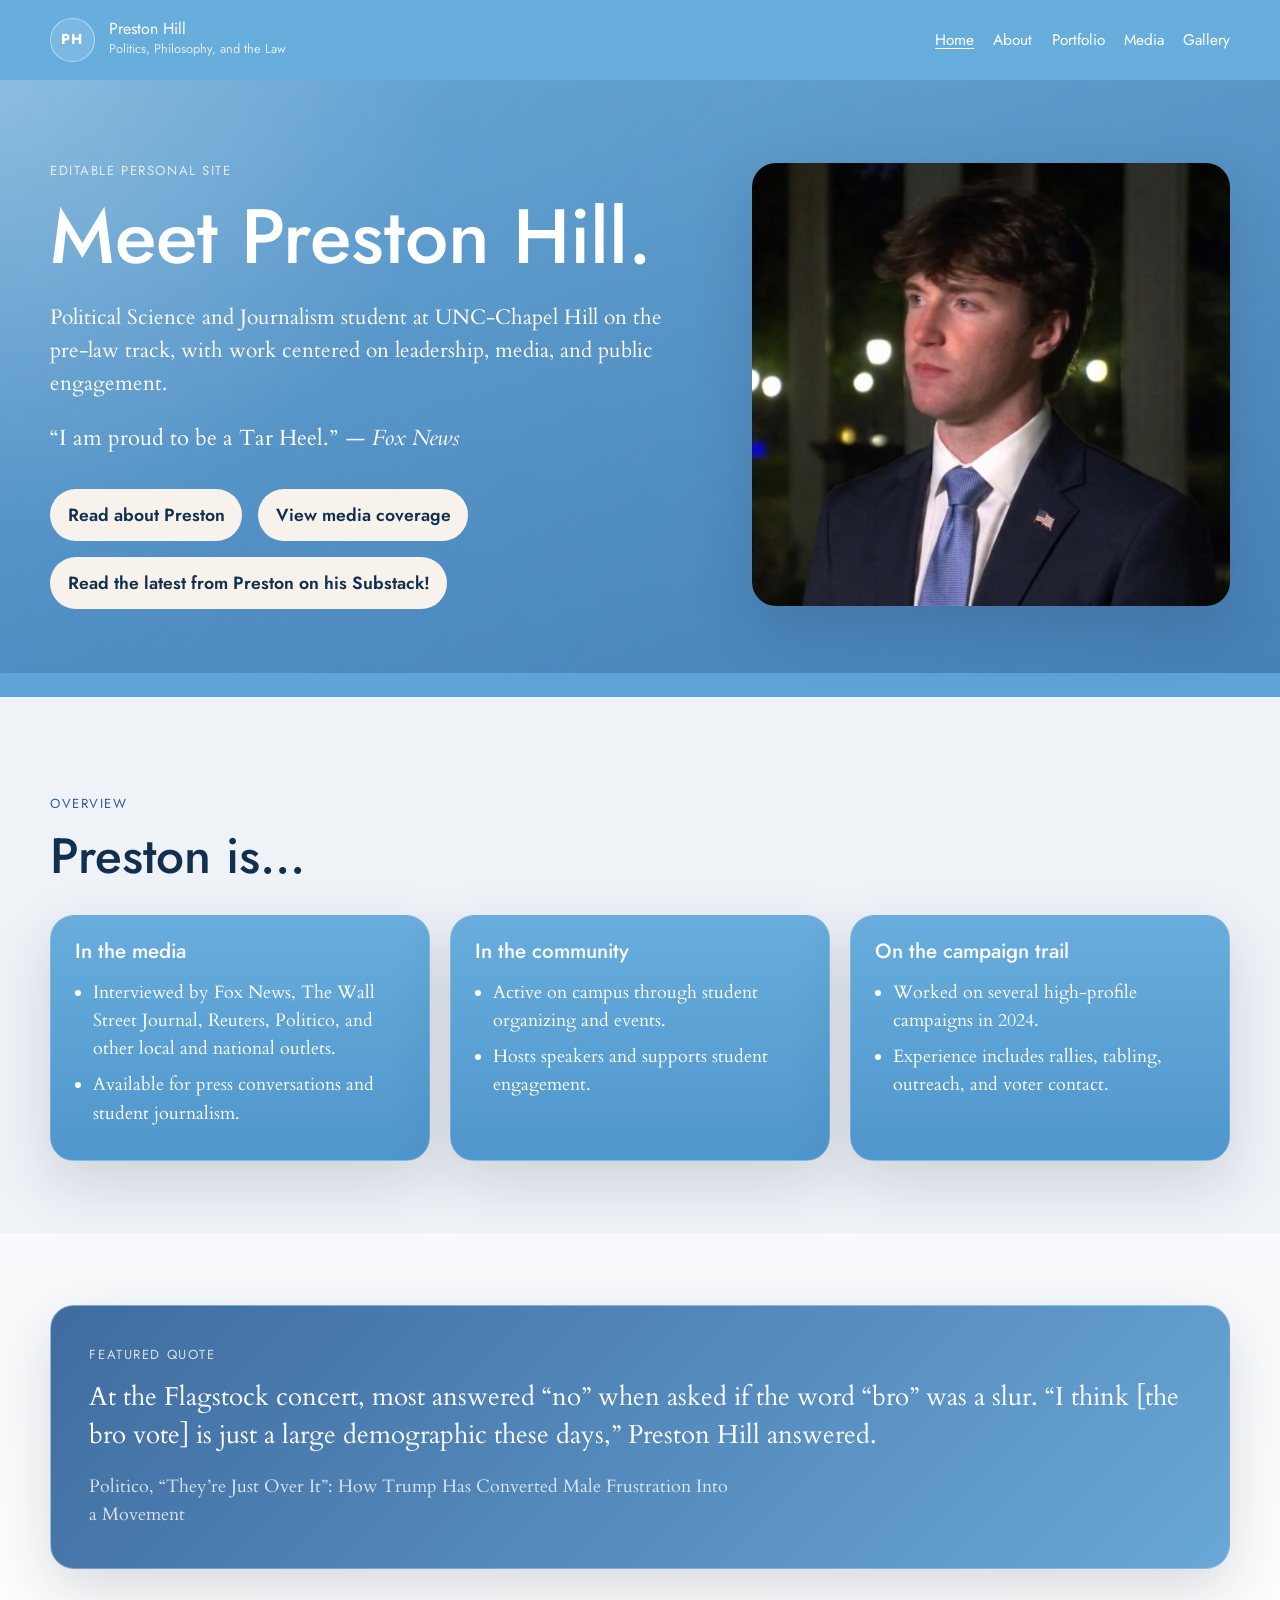
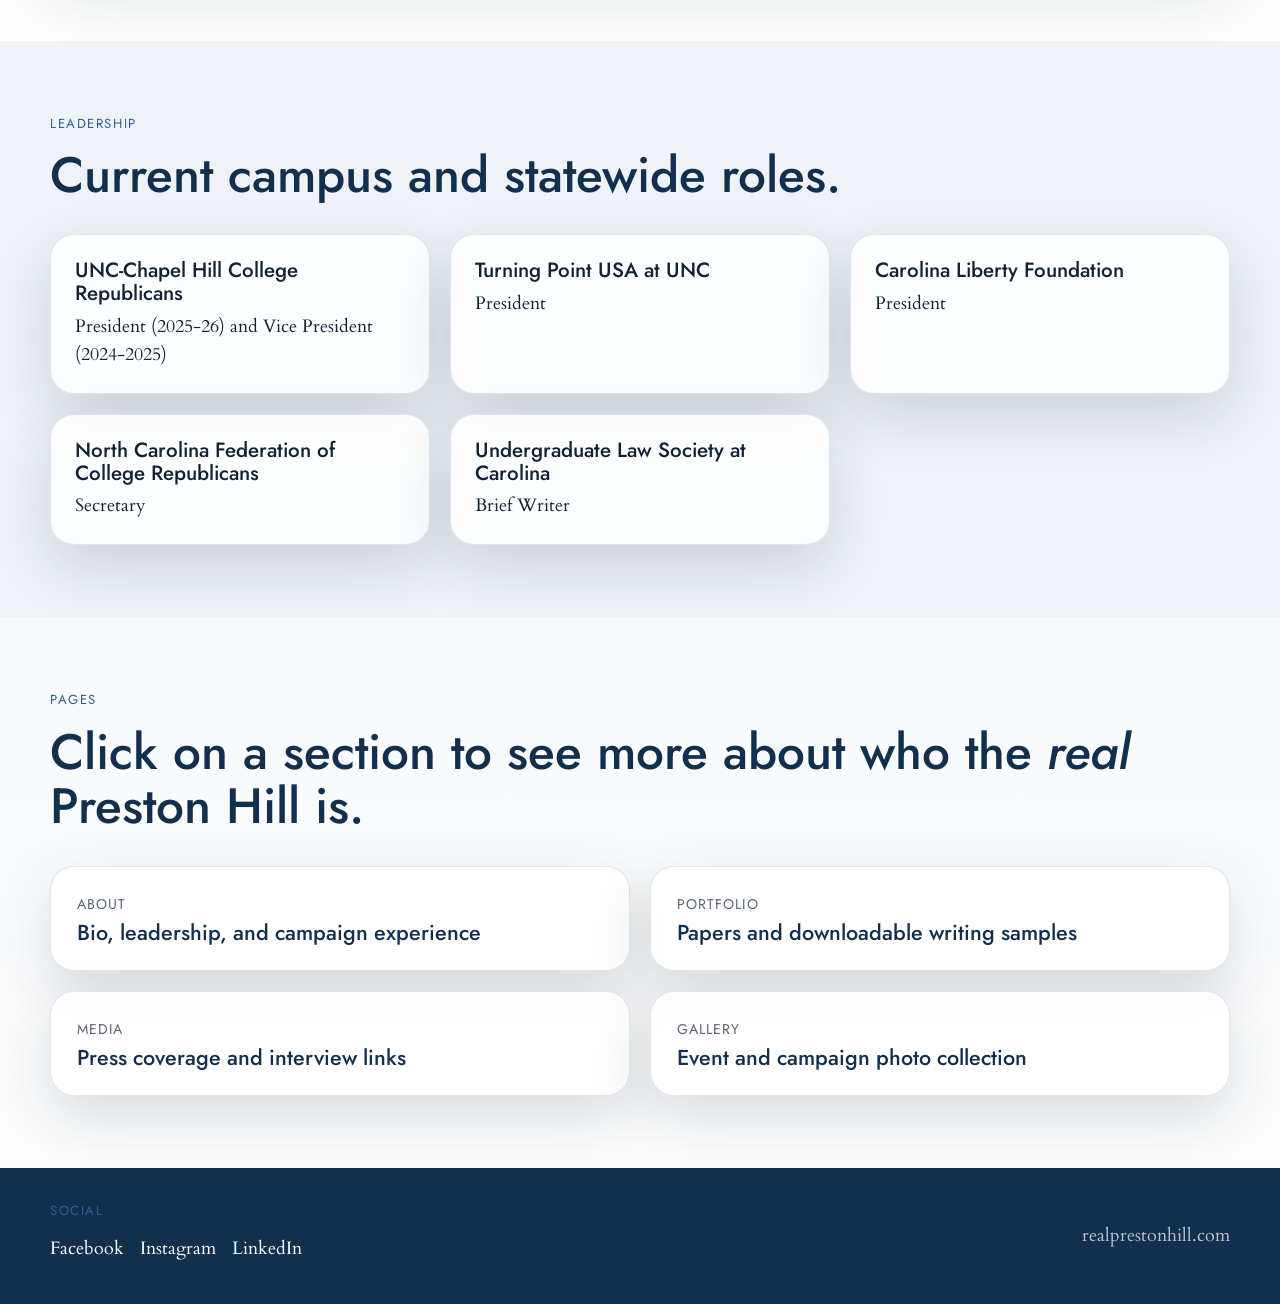
<file: index.html>
<!DOCTYPE html>
<html lang="en">
  <head>
    <meta charset="UTF-8" />
    <meta name="viewport" content="width=device-width, initial-scale=1.0" />
    <title>Preston Hill</title>
    <meta
      name="description"
      content="Editable static version of Preston Hill's website with biography, leadership, portfolio, media, and gallery content."
    />
    <link rel="preconnect" href="https://fonts.googleapis.com" />
    <link rel="preconnect" href="https://fonts.gstatic.com" crossorigin />
    <link
      href="https://fonts.googleapis.com/css2?family=Cardo:wght@400;700&family=Jost:wght@300;400;500;600;700&display=swap"
      rel="stylesheet"
    />
    <link rel="stylesheet" href="styles.css" />
    <script defer src="script.js"></script>
  </head>
  <body>
    <div class="page-shell">
      <header class="site-header">
        <div class="container header-row">
          <a class="brand" href="index.html" aria-label="Preston Hill home">
            <span class="brand-mark">PH</span>
            <span class="brand-lockup">
              <span class="brand-name">Preston Hill</span>
              <span class="brand-tag">Politics, Philosophy, and the Law</span>
            </span>
          </a>

          <button
            class="menu-toggle"
            type="button"
            aria-expanded="false"
            aria-controls="site-nav"
          >
            Menu
          </button>

          <nav id="site-nav" class="site-nav" aria-label="Primary">
            <a class="is-current" href="index.html">Home</a>
            <a href="about.html">About</a>
            <a href="portfolio.html">Portfolio</a>
            <a href="media.html">Media</a>
            <a href="gallery.html">Gallery</a>
          </nav>
        </div>
      </header>

      <main>
        <section class="hero hero-home">
          <div class="container hero-grid">
            <div class="hero-copy">
              <p class="eyebrow">Editable personal site</p>
              <h1>Meet Preston Hill.</h1>
              <p class="hero-lead">
                Political Science and Journalism student at UNC-Chapel Hill on
                the pre-law track, with work centered on leadership, media, and
                public engagement.
              </p>
              <p class="hero-quote">
                “I am proud to be a Tar Heel.” <em>— Fox News</em>
              </p>

              <div class="hero-actions">
                <a class="button button-primary" href="about.html"
                  >Read about Preston</a
                >
                <a class="button button-primary" href="media.html"
                  >View media coverage</a
                >
                <a
                  class="button button-primary"
                  href="https://substack.com/@realprestonhill"
                  >Read the latest from Preston on his Substack!</a
                >
              </div>
            </div>

            <aside class="hero-panel">
              <img src="assets/images/home-portrait-new.jpeg" alt="Preston Hill portrait" />
            </aside>
          </div>
        </section>

        <section class="section home-overview">
          <div class="container">
            <div class="section-heading">
              <p class="eyebrow">Overview</p>
              <h2>Preston is...</h2>
            </div>

            <div class="summary-grid">
              <article class="summary-card">
                <h3>In the media</h3>
                <ul>
                  <li>
                    Interviewed by Fox News, The Wall Street Journal, Reuters,
                    Politico, and other local and national outlets.
                  </li>
                  <li>
                    Available for press conversations and student journalism.
                  </li>
                </ul>
              </article>

              <article class="summary-card">
                <h3>In the community</h3>
                <ul>
                  <li>Active on campus through student organizing and events.</li>
                  <li>Hosts speakers and supports student engagement.</li>
                </ul>
              </article>

              <article class="summary-card">
                <h3>On the campaign trail</h3>
                <ul>
                  <li>Worked on several high-profile campaigns in 2024.</li>
                  <li>
                    Experience includes rallies, tabling, outreach, and voter
                    contact.
                  </li>
                </ul>
              </article>
            </div>
          </div>
        </section>

        <section class="section section-alt">
          <div class="container quote-band">
            <p class="eyebrow">Featured quote</p>
            <blockquote>
              At the Flagstock concert, most answered “no” when asked if the
              word “bro” was a slur. “I think [the bro vote] is just a large
              demographic these days,” Preston Hill answered.
            </blockquote>
            <p class="quote-source">
              Politico, “They’re Just Over It”: How Trump Has Converted Male
              Frustration Into a Movement
            </p>
          </div>
        </section>

        <section class="section">
          <div class="container">
            <div class="section-heading">
              <p class="eyebrow">Leadership</p>
              <h2>Current campus and statewide roles.</h2>
            </div>

            <div class="leadership-list">
              <article class="role-card">
                <h3>UNC-Chapel Hill College Republicans</h3>
                <p>President (2025-26) and Vice President (2024-2025)</p>
              </article>
              <article class="role-card">
                <h3>Turning Point USA at UNC</h3>
                <p>President</p>
              </article>
              <article class="role-card">
                <h3>Carolina Liberty Foundation</h3>
                <p>President</p>
              </article>
              <article class="role-card">
                <h3>North Carolina Federation of College Republicans</h3>
                <p>Secretary</p>
              </article>
              <article class="role-card">
                <h3>Undergraduate Law Society at Carolina</h3>
                <p>Brief Writer</p>
              </article>
            </div>
          </div>
        </section>

        <section class="section section-alt">
          <div class="container">
            <div class="section-heading">
              <p class="eyebrow">Pages</p>
              <h2>Click on a section to see more about who the <em>real</em> Preston Hill is.</h2>
            </div>

            <div class="page-links">
              <a class="page-link-card" href="about.html">
                <span>About</span>
                <strong>Bio, leadership, and campaign experience</strong>
              </a>
              <a class="page-link-card" href="portfolio.html">
                <span>Portfolio</span>
                <strong>Papers and downloadable writing samples</strong>
              </a>
              <a class="page-link-card" href="media.html">
                <span>Media</span>
                <strong>Press coverage and interview links</strong>
              </a>
              <a class="page-link-card" href="gallery.html">
                <span>Gallery</span>
                <strong>Event and campaign photo collection</strong>
              </a>
            </div>
          </div>
        </section>
      </main>

      <footer class="site-footer">
        <div class="container footer-row">
          <div>
            <p class="footer-title">Social</p>
            <div class="footer-nav">
              <a href="https://www.facebook.com/UNCCollegeRepublicans/"
                >Facebook</a
              >
              <a href="https://www.instagram.com/uncgop/?hl=en">Instagram</a>
              <a href="https://www.linkedin.com/in/preston-h-6588692a3/"
                >LinkedIn</a
              >
            </div>
          </div>
          <p class="footer-note">realprestonhill.com</p>
        </div>
      </footer>
    </div>
  </body>
</html>
</file>
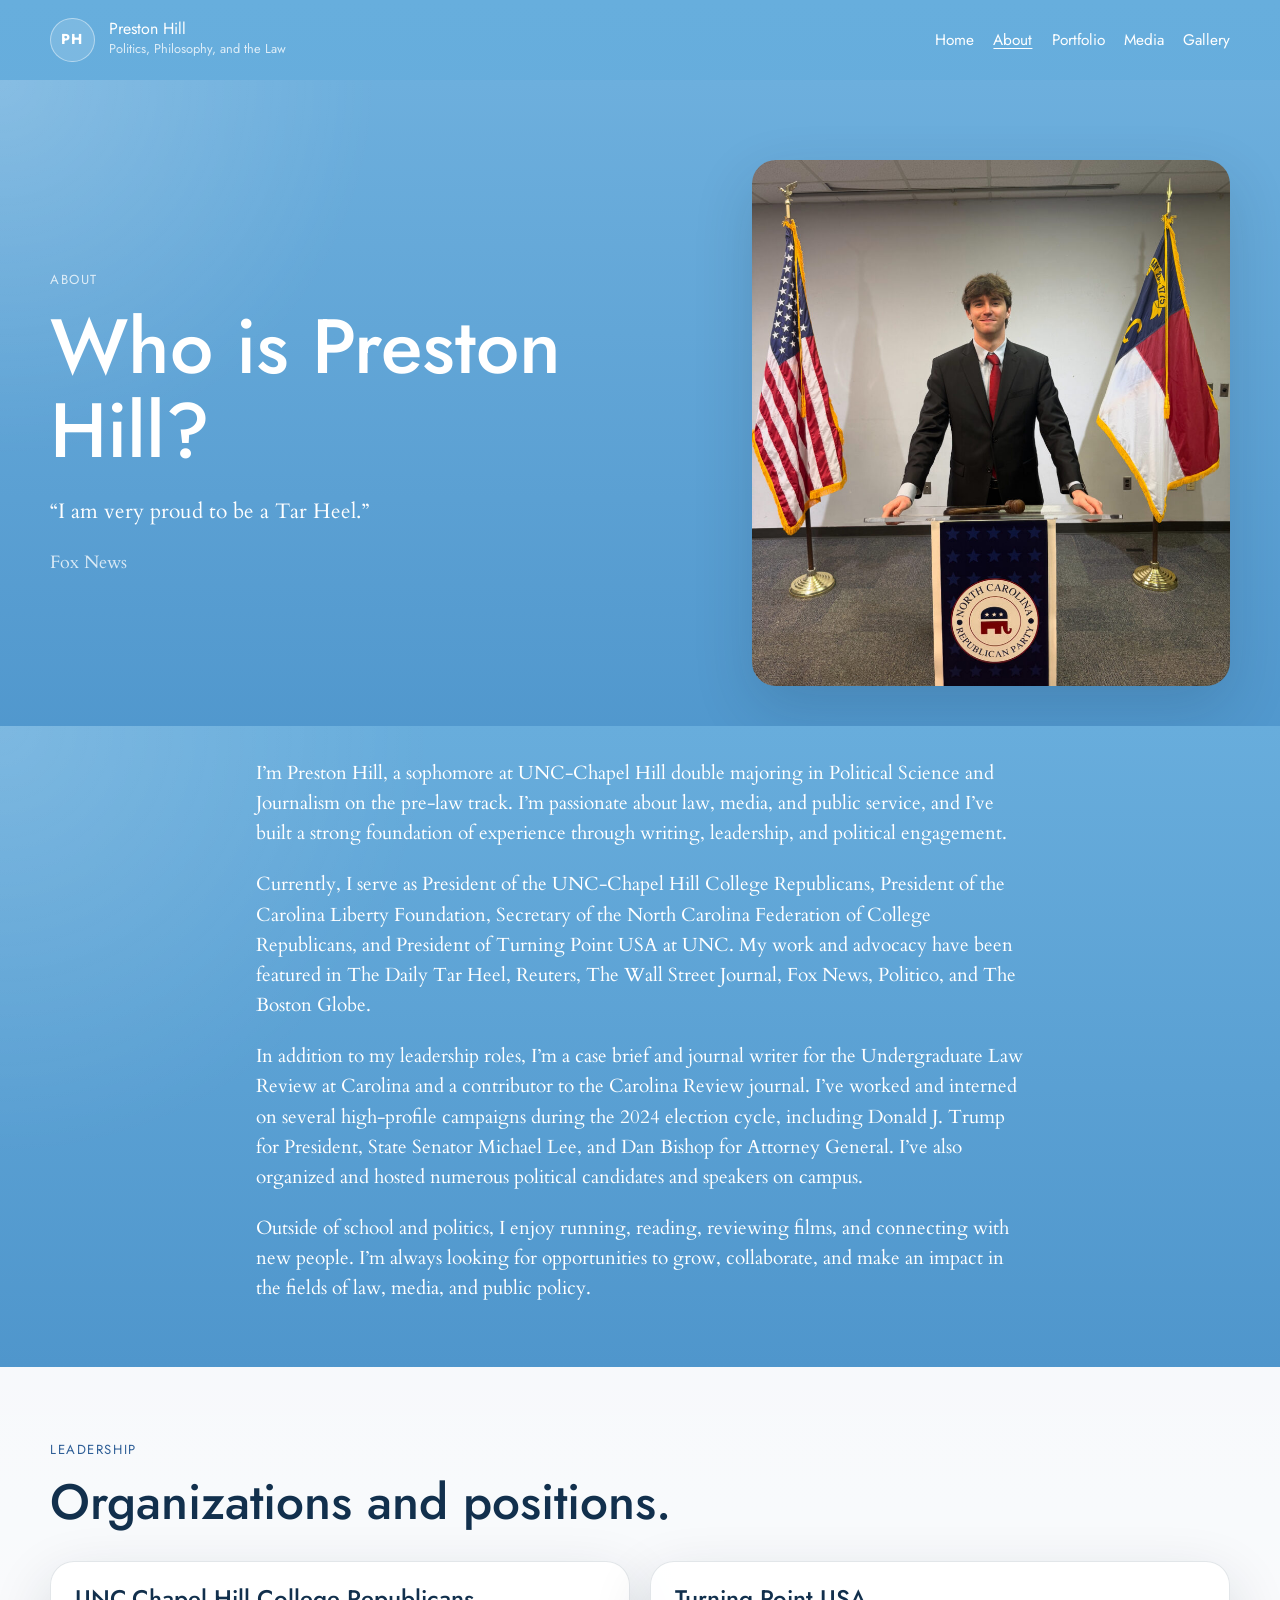
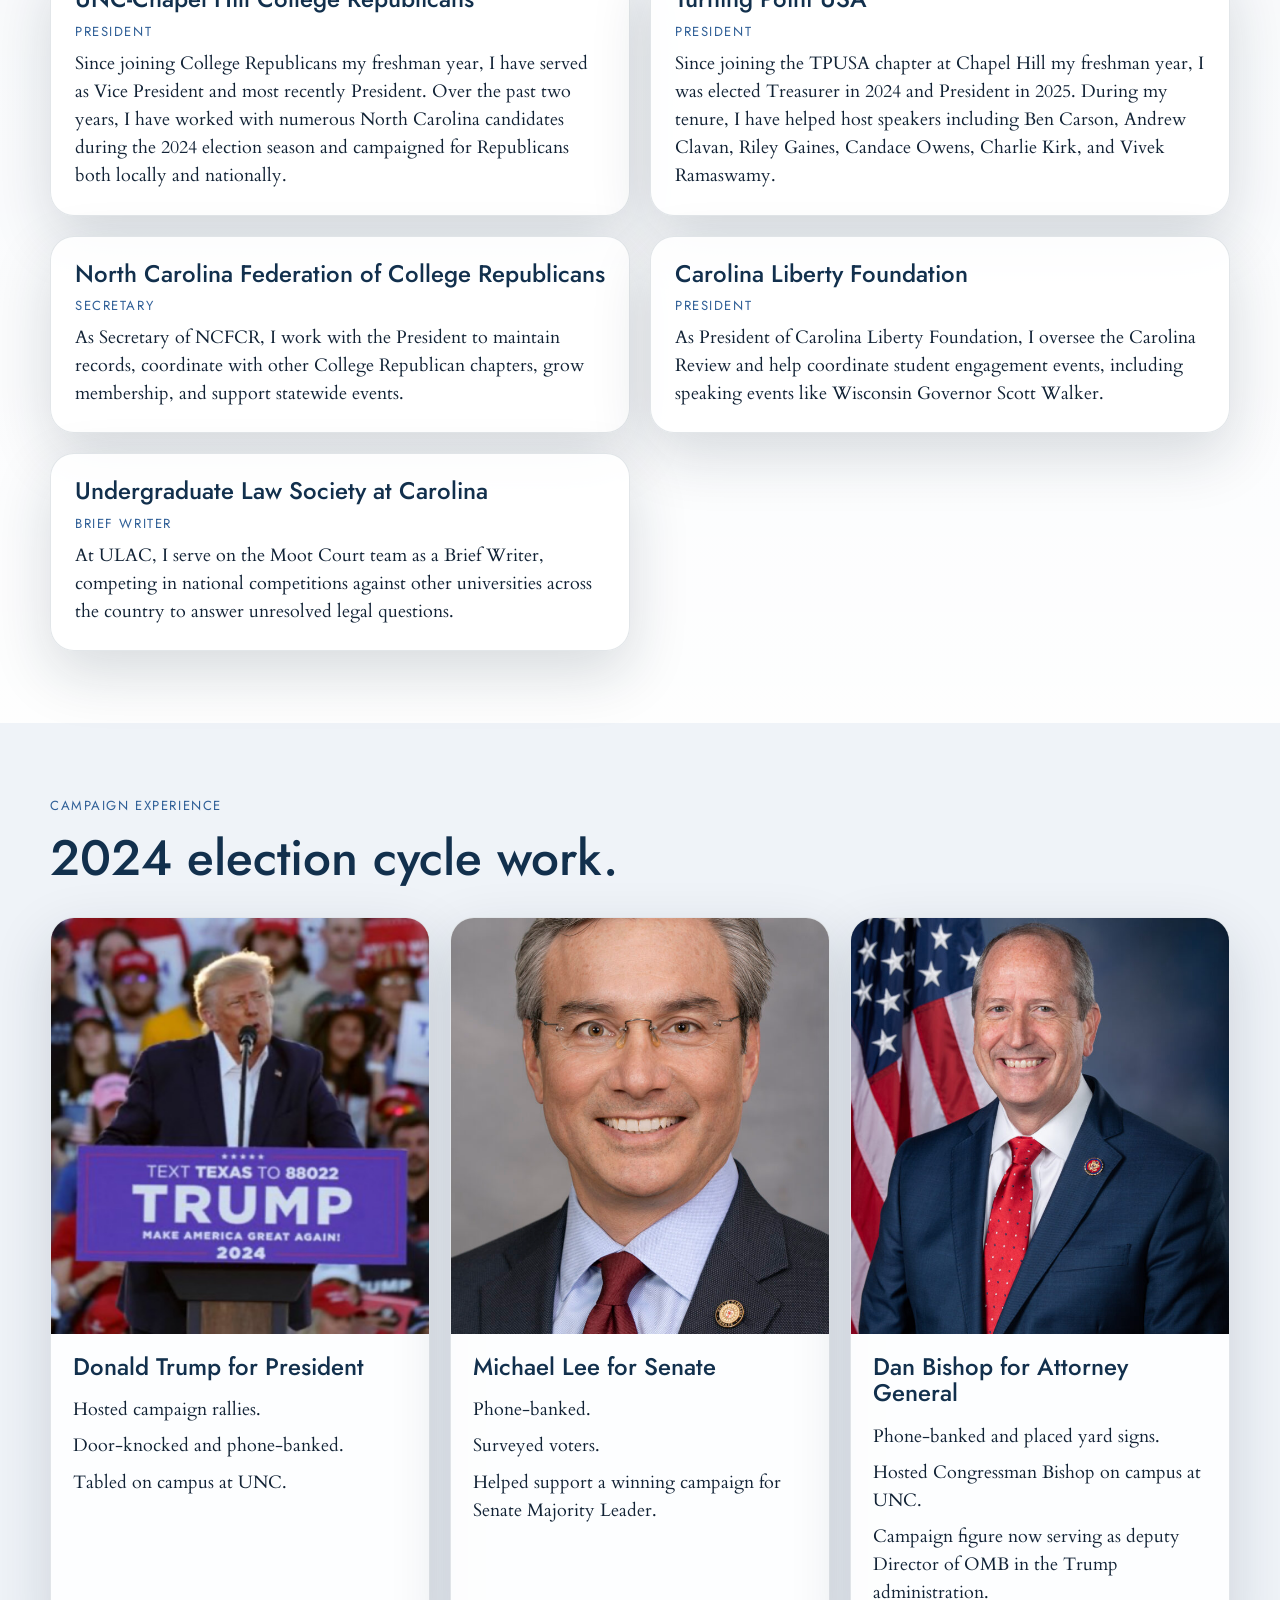
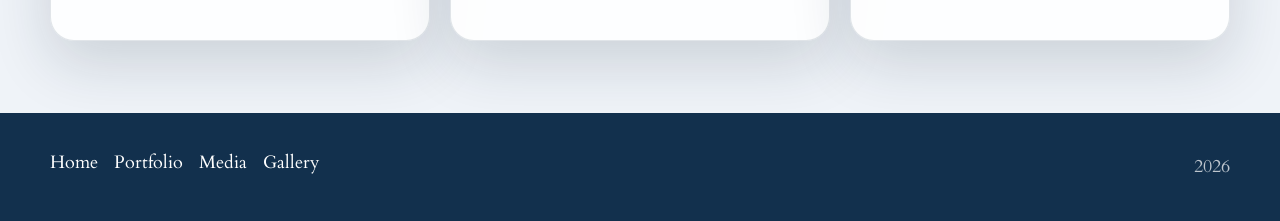
<file: about.html>
<!DOCTYPE html>
<html lang="en">
  <head>
    <meta charset="UTF-8" />
    <meta name="viewport" content="width=device-width, initial-scale=1.0" />
    <title>About | Preston Hill</title>
    <meta
      name="description"
      content="About Preston Hill, including academic background, leadership roles, and campaign experience."
    />
    <link rel="preconnect" href="https://fonts.googleapis.com" />
    <link rel="preconnect" href="https://fonts.gstatic.com" crossorigin />
    <link
      href="https://fonts.googleapis.com/css2?family=Cardo:wght@400;700&family=Jost:wght@300;400;500;600;700&display=swap"
      rel="stylesheet"
    />
    <link rel="stylesheet" href="styles.css" />
    <script defer src="script.js"></script>
  </head>
  <body class="page-about">
    <div class="page-shell">
      <header class="site-header">
        <div class="container header-row">
          <a class="brand" href="index.html" aria-label="Preston Hill home">
            <span class="brand-mark">PH</span>
            <span class="brand-lockup">
              <span class="brand-name">Preston Hill</span>
              <span class="brand-tag">Politics, Philosophy, and the Law</span>
            </span>
          </a>
          <button
            class="menu-toggle"
            type="button"
            aria-expanded="false"
            aria-controls="site-nav"
          >
            Menu
          </button>
          <nav id="site-nav" class="site-nav" aria-label="Primary">
            <a href="index.html">Home</a>
            <a class="is-current" href="about.html">About</a>
            <a href="portfolio.html">Portfolio</a>
            <a href="media.html">Media</a>
            <a href="gallery.html">Gallery</a>
          </nav>
        </div>
      </header>

      <main>
        <section class="hero hero-subpage">
          <div class="container split-hero">
            <div>
              <p class="eyebrow">About</p>
              <h1>Who is Preston Hill?</h1>
              <p class="hero-lead">
                “I am very proud to be a Tar Heel.”
              </p>
              <p class="quote-source">Fox News</p>
            </div>
            <div class="image-panel portrait-panel">
              <img src="assets/images/about-hero.jpeg" alt="Preston Hill speaking on campus" />
            </div>
          </div>
        </section>

        <section class="section about-intro">
          <div class="container prose-layout">
            <p>
              I’m Preston Hill, a sophomore at UNC-Chapel Hill double majoring
              in Political Science and Journalism on the pre-law track. I’m
              passionate about law, media, and public service, and I’ve built a
              strong foundation of experience through writing, leadership, and
              political engagement.
            </p>
            <p>
              Currently, I serve as President of the UNC-Chapel Hill College
              Republicans, President of the Carolina Liberty Foundation,
              Secretary of the North Carolina Federation of College Republicans,
              and President of Turning Point USA at UNC. My work and advocacy
              have been featured in The Daily Tar Heel, Reuters, The Wall
              Street Journal, Fox News, Politico, and The Boston Globe.
            </p>
            <p>
              In addition to my leadership roles, I’m a case brief and journal
              writer for the Undergraduate Law Review at Carolina and a
              contributor to the Carolina Review journal. I’ve worked and
              interned on several high-profile campaigns during the 2024
              election cycle, including Donald J. Trump for President, State
              Senator Michael Lee, and Dan Bishop for Attorney General. I’ve
              also organized and hosted numerous political candidates and
              speakers on campus.
            </p>
            <p>
              Outside of school and politics, I enjoy running, reading,
              reviewing films, and connecting with new people. I’m always
              looking for opportunities to grow, collaborate, and make an impact
              in the fields of law, media, and public policy.
            </p>
          </div>
        </section>

        <section class="section section-alt">
          <div class="container">
            <div class="section-heading">
              <p class="eyebrow">Leadership</p>
              <h2>Organizations and positions.</h2>
            </div>
            <div class="detail-grid">
              <article class="detail-card">
                <h3>UNC-Chapel Hill College Republicans</h3>
                <p class="detail-role">President</p>
                <p>
                  Since joining College Republicans my freshman year, I have
                  served as Vice President and most recently President. Over the
                  past two years, I have worked with numerous North Carolina
                  candidates during the 2024 election season and campaigned for
                  Republicans both locally and nationally.
                </p>
              </article>
              <article class="detail-card">
                <h3>Turning Point USA</h3>
                <p class="detail-role">President</p>
                <p>
                  Since joining the TPUSA chapter at Chapel Hill my freshman
                  year, I was elected Treasurer in 2024 and President in 2025.
                  During my tenure, I have helped host speakers including Ben
                  Carson, Andrew Clavan, Riley Gaines, Candace Owens, Charlie
                  Kirk, and Vivek Ramaswamy.
                </p>
              </article>
              <article class="detail-card">
                <h3>North Carolina Federation of College Republicans</h3>
                <p class="detail-role">Secretary</p>
                <p>
                  As Secretary of NCFCR, I work with the President to maintain
                  records, coordinate with other College Republican chapters,
                  grow membership, and support statewide events.
                </p>
              </article>
              <article class="detail-card">
                <h3>Carolina Liberty Foundation</h3>
                <p class="detail-role">President</p>
                <p>
                  As President of Carolina Liberty Foundation, I oversee the
                  Carolina Review and help coordinate student engagement events,
                  including speaking events like Wisconsin Governor Scott
                  Walker.
                </p>
              </article>
              <article class="detail-card">
                <h3>Undergraduate Law Society at Carolina</h3>
                <p class="detail-role">Brief Writer</p>
                <p>
                  At ULAC, I serve on the Moot Court team as a Brief Writer,
                  competing in national competitions against other universities
                  across the country to answer unresolved legal questions.
                </p>
              </article>
            </div>
          </div>
        </section>

        <section class="section">
          <div class="container">
            <div class="section-heading">
              <p class="eyebrow">Campaign experience</p>
              <h2>2024 election cycle work.</h2>
            </div>
            <div class="campaign-grid">
              <article class="campaign-card">
                <img src="assets/images/trump-campaign.jpeg" alt="Donald Trump for President campaign" />
                <h3>Donald Trump for President</h3>
                <ul>
                  <li>Hosted campaign rallies.</li>
                  <li>Door-knocked and phone-banked.</li>
                  <li>Tabled on campus at UNC.</li>
                </ul>
              </article>
              <article class="campaign-card">
                <img src="assets/images/michael-lee.jpg" alt="Michael Lee campaign" />
                <h3>Michael Lee for Senate</h3>
                <ul>
                  <li>Phone-banked.</li>
                  <li>Surveyed voters.</li>
                  <li>
                    Helped support a winning campaign for Senate Majority
                    Leader.
                  </li>
                </ul>
              </article>
              <article class="campaign-card">
                <img src="assets/images/dan-bishop.jpg" alt="Dan Bishop campaign" />
                <h3>Dan Bishop for Attorney General</h3>
                <ul>
                  <li>Phone-banked and placed yard signs.</li>
                  <li>Hosted Congressman Bishop on campus at UNC.</li>
                  <li>
                    Campaign figure now serving as deputy Director of OMB in the
                    Trump administration.
                  </li>
                </ul>
              </article>
            </div>
          </div>
        </section>
      </main>

      <footer class="site-footer">
        <div class="container footer-row">
          <div class="footer-nav">
            <a href="index.html">Home</a>
            <a href="portfolio.html">Portfolio</a>
            <a href="media.html">Media</a>
            <a href="gallery.html">Gallery</a>
          </div>
          <p class="footer-note"><span id="year"></span></p>
        </div>
      </footer>
    </div>
  </body>
</html>
</file>
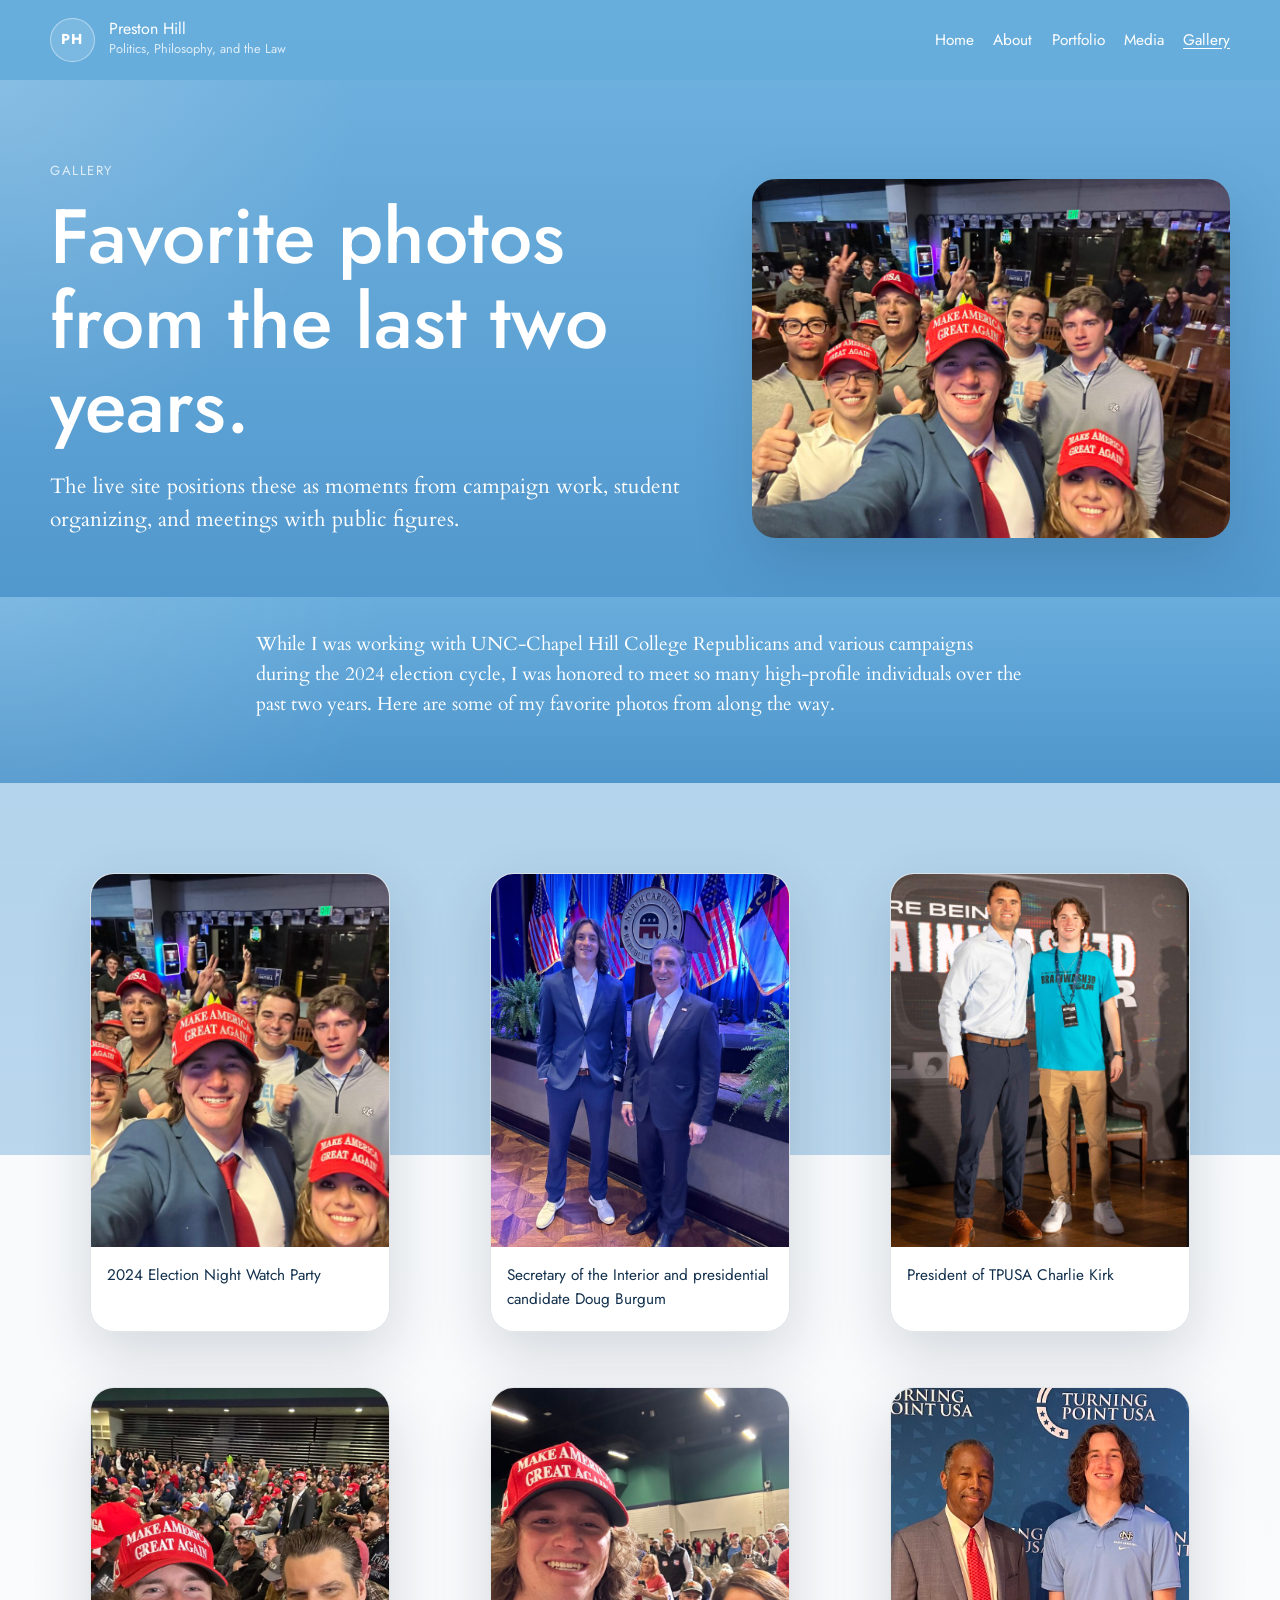
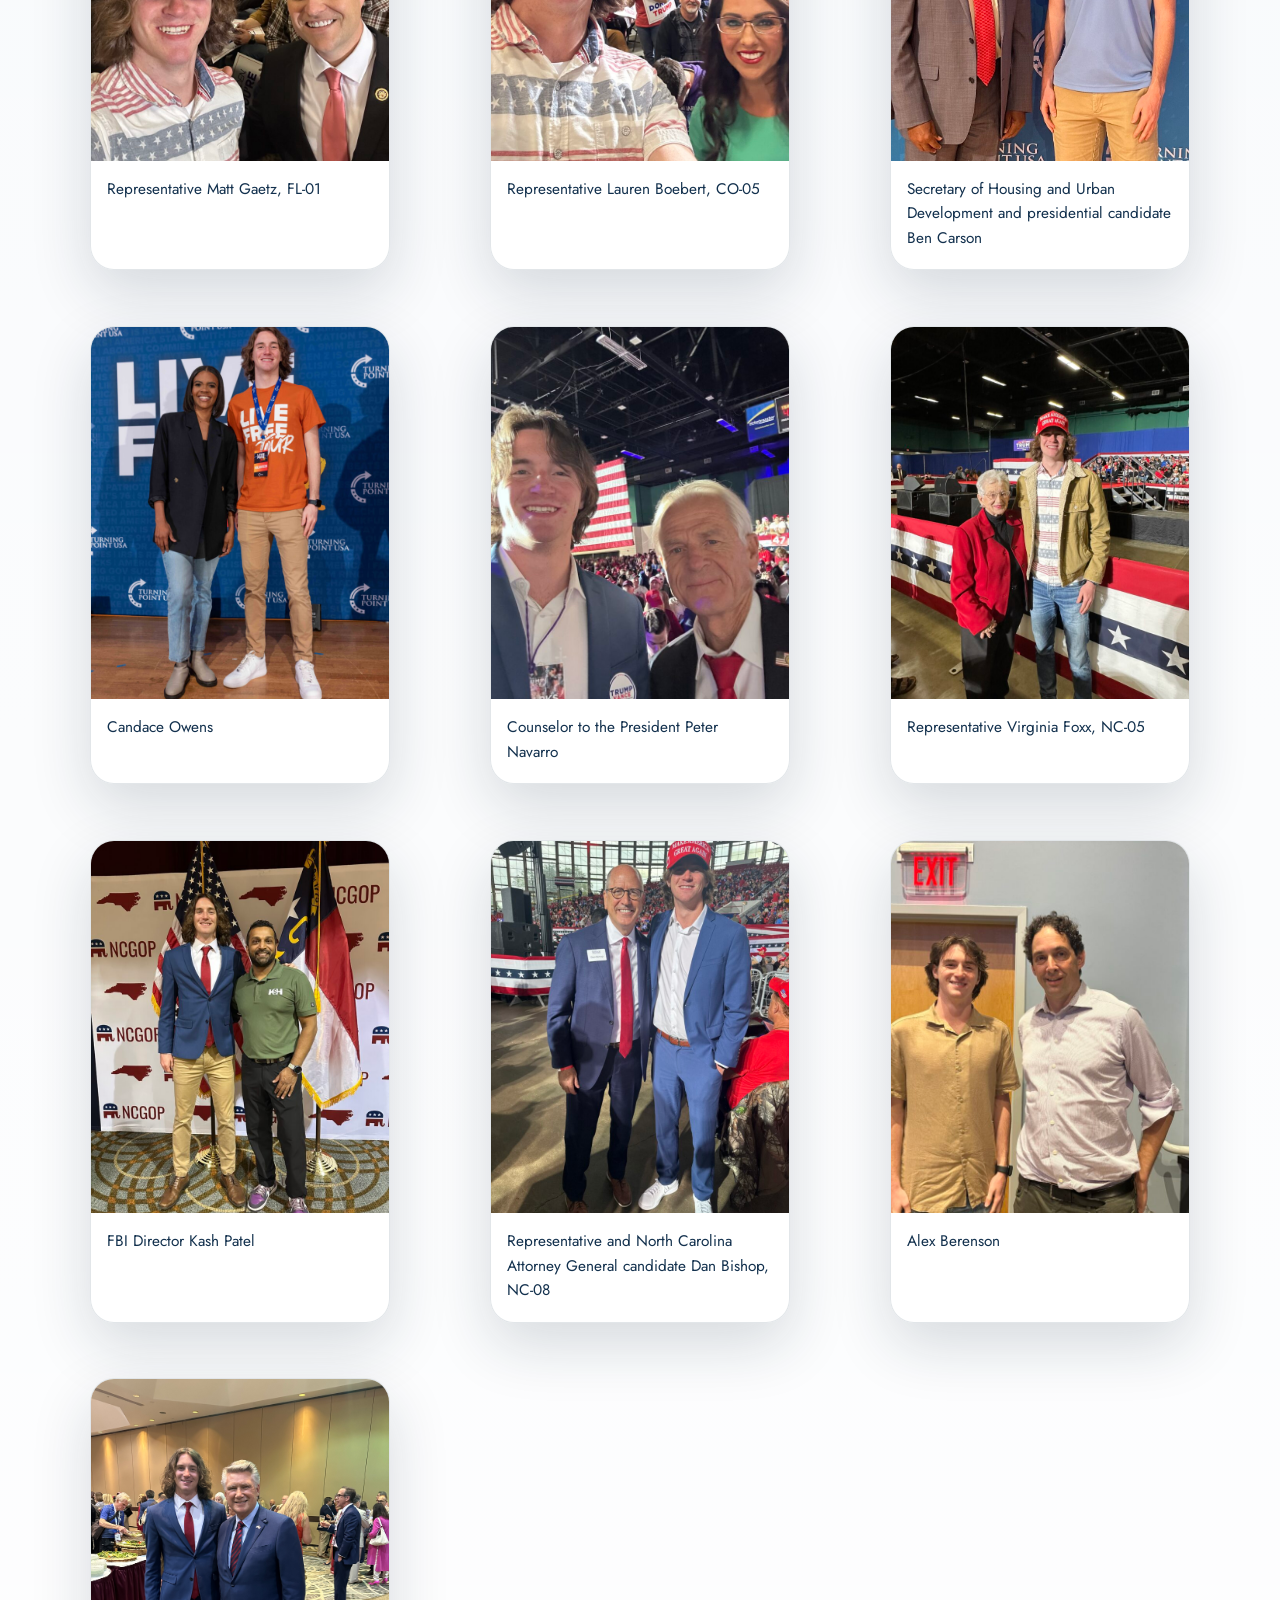
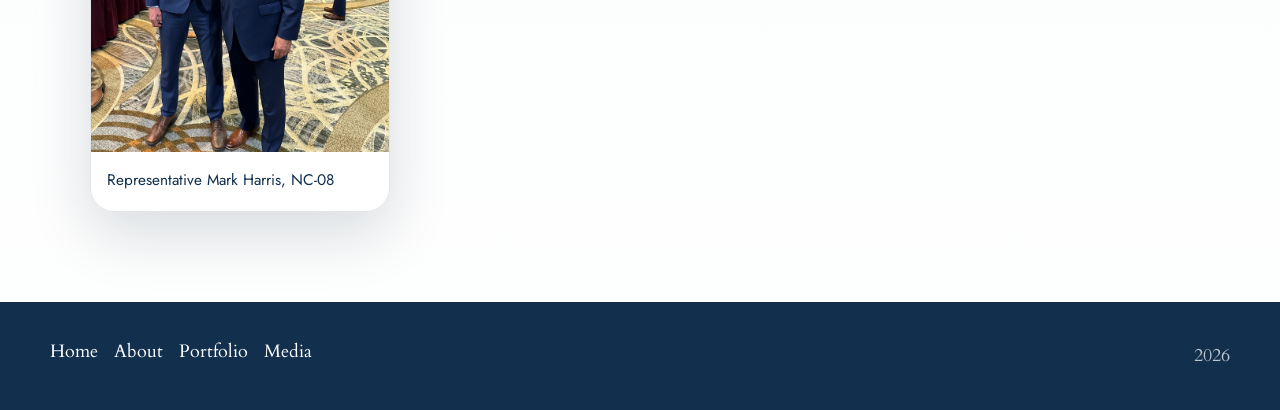
<file: gallery.html>
<!DOCTYPE html>
<html lang="en">
  <head>
    <meta charset="UTF-8" />
    <meta name="viewport" content="width=device-width, initial-scale=1.0" />
    <title>Gallery | Preston Hill</title>
    <meta
      name="description"
      content="Gallery page with campaign and event photos from Preston Hill's live site."
    />
    <link rel="preconnect" href="https://fonts.googleapis.com" />
    <link rel="preconnect" href="https://fonts.gstatic.com" crossorigin />
    <link
      href="https://fonts.googleapis.com/css2?family=Cardo:wght@400;700&family=Jost:wght@300;400;500;600;700&display=swap"
      rel="stylesheet"
    />
    <link rel="stylesheet" href="styles.css" />
    <script defer src="script.js"></script>
  </head>
  <body class="page-gallery">
    <div class="page-shell">
      <header class="site-header">
        <div class="container header-row">
          <a class="brand" href="index.html" aria-label="Preston Hill home">
            <span class="brand-mark">PH</span>
            <span class="brand-lockup">
              <span class="brand-name">Preston Hill</span>
              <span class="brand-tag">Politics, Philosophy, and the Law</span>
            </span>
          </a>
          <button
            class="menu-toggle"
            type="button"
            aria-expanded="false"
            aria-controls="site-nav"
          >
            Menu
          </button>
          <nav id="site-nav" class="site-nav" aria-label="Primary">
            <a href="index.html">Home</a>
            <a href="about.html">About</a>
            <a href="portfolio.html">Portfolio</a>
            <a href="media.html">Media</a>
            <a class="is-current" href="gallery.html">Gallery</a>
          </nav>
        </div>
      </header>

      <main>
        <section class="hero hero-subpage">
          <div class="container split-hero">
            <div>
              <p class="eyebrow">Gallery</p>
              <h1>Favorite photos from the last two years.</h1>
              <p class="hero-lead">
                The live site positions these as moments from campaign work,
                student organizing, and meetings with public figures.
              </p>
            </div>
            <div class="image-panel">
              <img src="assets/images/gallery-watch-party.jpeg" alt="2024 Election Night Watch Party" />
            </div>
          </div>
        </section>

        <section class="section gallery-intro">
          <div class="container prose-layout">
            <p>
              While I was working with UNC-Chapel Hill College Republicans and
              various campaigns during the 2024 election cycle, I was honored to
              meet so many high-profile individuals over the past two years.
              Here are some of my favorite photos from along the way.
            </p>
          </div>
        </section>

        <section class="section section-alt">
          <div class="container gallery-grid">
            <figure class="gallery-card">
              <img
                src="assets/images/gallery-watch-party.jpeg"
                alt="2024 Election Night Watch Party"
              />
              <figcaption>2024 Election Night Watch Party</figcaption>
            </figure>
            <figure class="gallery-card">
              <img
                src="assets/images/gallery-doug-burgum.jpeg"
                alt="Doug Burgum"
              />
              <figcaption>
                Secretary of the Interior and presidential candidate Doug
                Burgum
              </figcaption>
            </figure>
            <figure class="gallery-card">
              <img
                src="assets/images/gallery-charlie-kirk.jpeg"
                alt="Charlie Kirk"
              />
              <figcaption>President of TPUSA Charlie Kirk</figcaption>
            </figure>
            <figure class="gallery-card">
              <img
                src="assets/images/gallery-matt-gaetz.jpeg"
                alt="Matt Gaetz"
              />
              <figcaption>Representative Matt Gaetz, FL-01</figcaption>
            </figure>
            <figure class="gallery-card">
              <img
                src="assets/images/gallery-lauren-boebert.jpeg"
                alt="Lauren Boebert"
              />
              <figcaption>Representative Lauren Boebert, CO-05</figcaption>
            </figure>
            <figure class="gallery-card">
              <img
                src="assets/images/gallery-ben-carson.jpeg"
                alt="Ben Carson"
              />
              <figcaption>
                Secretary of Housing and Urban Development and presidential
                candidate Ben Carson
              </figcaption>
            </figure>
            <figure class="gallery-card">
              <img
                src="assets/images/gallery-candace-owens.jpeg"
                alt="Candace Owens"
              />
              <figcaption>Candace Owens</figcaption>
            </figure>
            <figure class="gallery-card">
              <img
                src="assets/images/gallery-peter-navarro.jpeg"
                alt="Peter Navarro"
              />
              <figcaption>
                Counselor to the President Peter Navarro
              </figcaption>
            </figure>
            <figure class="gallery-card">
              <img
                src="assets/images/gallery-virginia-foxx.jpeg"
                alt="Virginia Foxx"
              />
              <figcaption>Representative Virginia Foxx, NC-05</figcaption>
            </figure>
            <figure class="gallery-card">
              <img
                src="assets/images/gallery-kash-patel.jpeg"
                alt="Kash Patel"
              />
              <figcaption>FBI Director Kash Patel</figcaption>
            </figure>
            <figure class="gallery-card">
              <img
                src="assets/images/gallery-dan-bishop.jpeg"
                alt="Dan Bishop"
              />
              <figcaption>
                Representative and North Carolina Attorney General candidate Dan
                Bishop, NC-08
              </figcaption>
            </figure>
            <figure class="gallery-card">
              <img
                src="assets/images/gallery-alex-berenson.jpeg"
                alt="Alex Berenson"
              />
              <figcaption>Alex Berenson</figcaption>
            </figure>
            <figure class="gallery-card">
              <img
                src="assets/images/gallery-mark-harris.jpeg"
                alt="Representative Mark Harris, NC-08"
              />
              <figcaption>Representative Mark Harris, NC-08</figcaption>
            </figure>
          </div>
        </section>
      </main>

      <footer class="site-footer">
        <div class="container footer-row">
          <div class="footer-nav">
            <a href="index.html">Home</a>
            <a href="about.html">About</a>
            <a href="portfolio.html">Portfolio</a>
            <a href="media.html">Media</a>
          </div>
          <p class="footer-note"><span id="year"></span></p>
        </div>
      </footer>
    </div>
  </body>
</html>
</file>
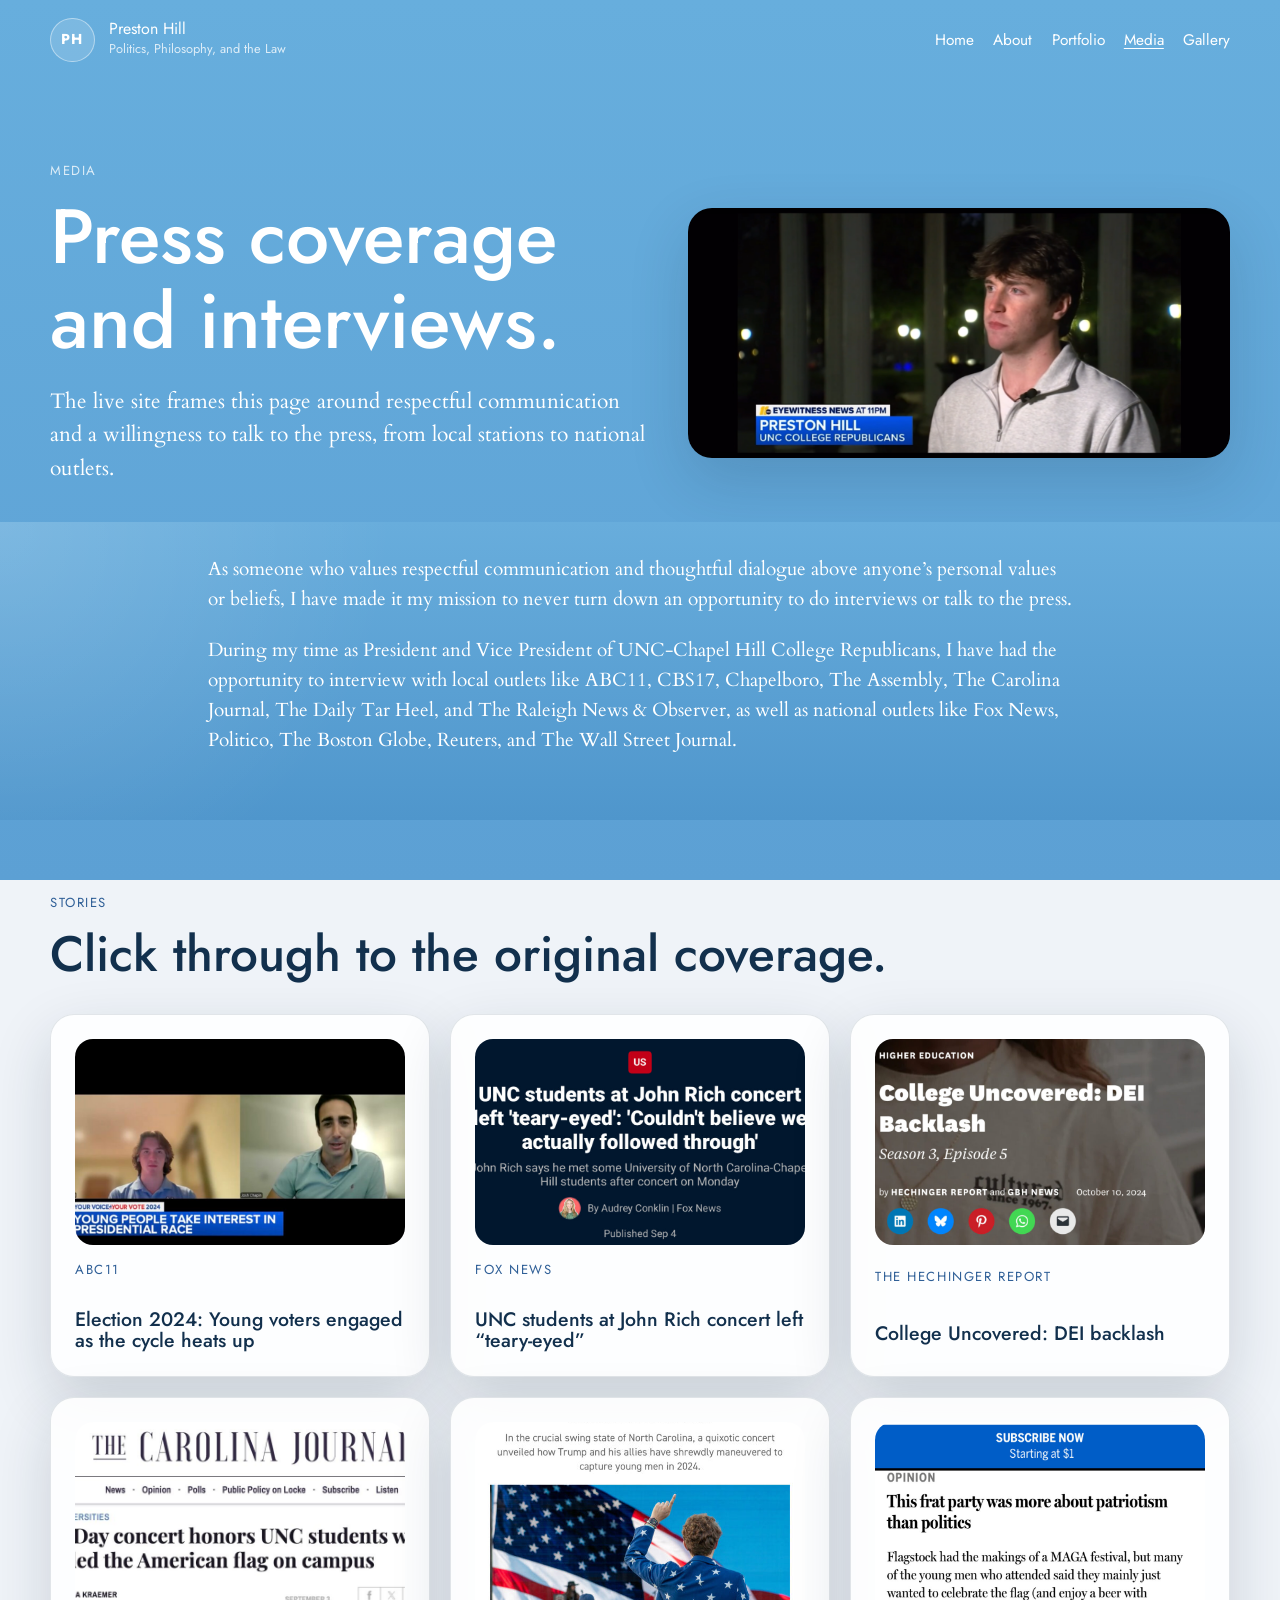
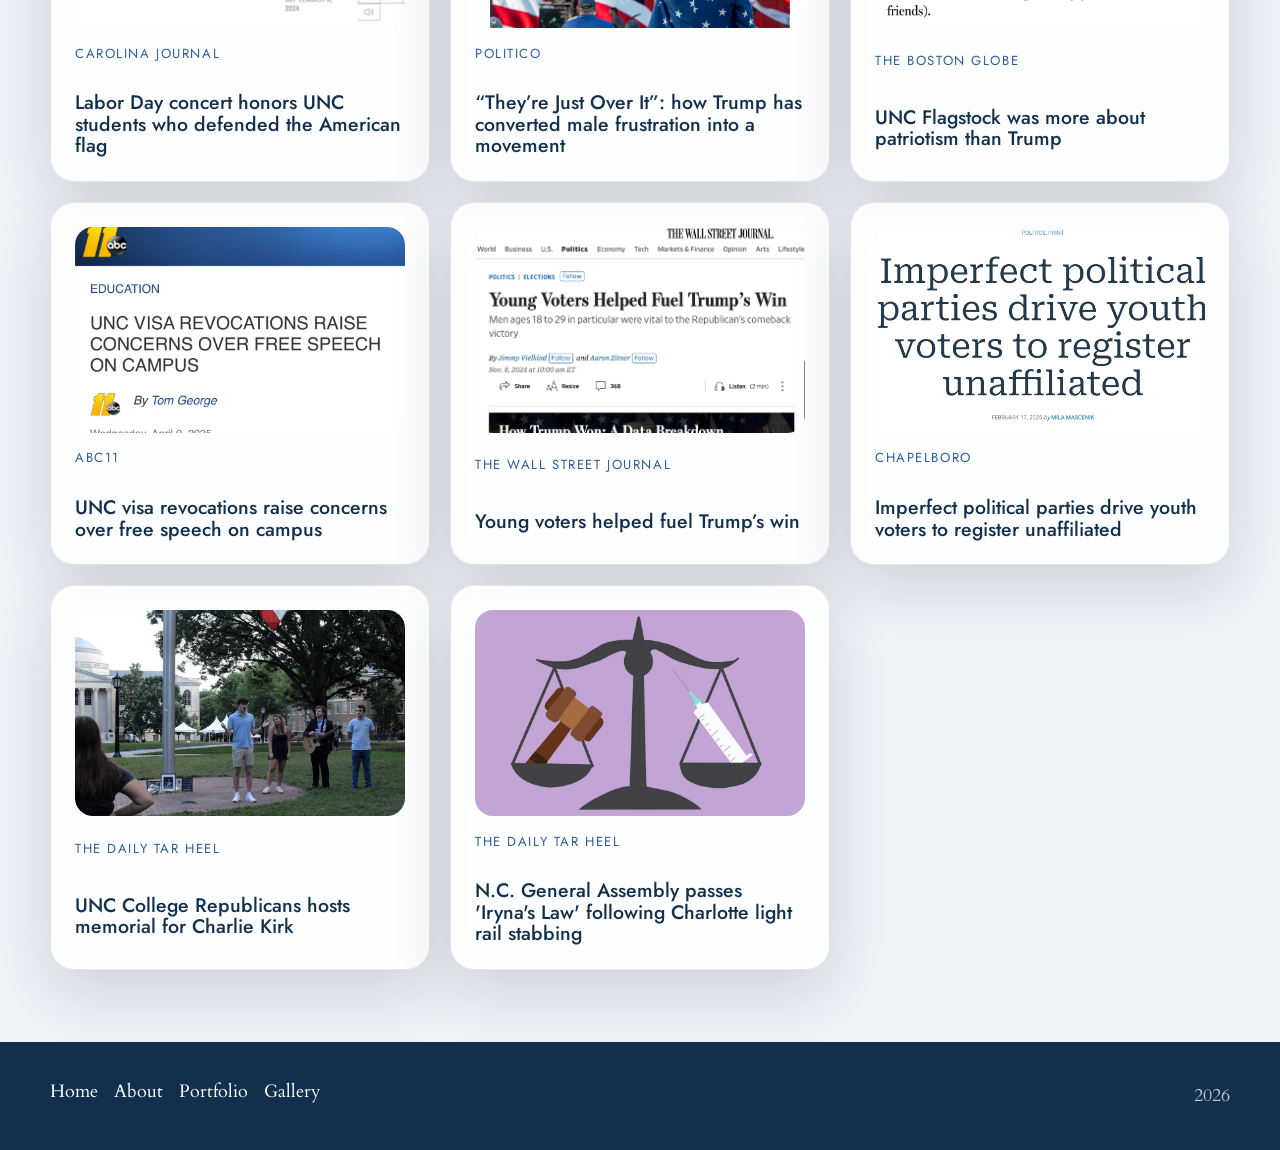
<file: media.html>
<!DOCTYPE html>
<html lang="en">
  <head>
    <meta charset="UTF-8" />
    <meta name="viewport" content="width=device-width, initial-scale=1.0" />
    <title>Media | Preston Hill</title>
    <meta
      name="description"
      content="Media coverage and interview links featuring Preston Hill."
    />
    <link rel="preconnect" href="https://fonts.googleapis.com" />
    <link rel="preconnect" href="https://fonts.gstatic.com" crossorigin />
    <link
      href="https://fonts.googleapis.com/css2?family=Cardo:wght@400;700&family=Jost:wght@300;400;500;600;700&display=swap"
      rel="stylesheet"
    />
    <link rel="stylesheet" href="styles.css" />
    <script defer src="script.js"></script>
  </head>
  <body class="page-media">
    <div class="page-shell">
      <header class="site-header">
        <div class="container header-row">
          <a class="brand" href="index.html" aria-label="Preston Hill home">
            <span class="brand-mark">PH</span>
            <span class="brand-lockup">
              <span class="brand-name">Preston Hill</span>
              <span class="brand-tag">Politics, Philosophy, and the Law</span>
            </span>
          </a>
          <button
            class="menu-toggle"
            type="button"
            aria-expanded="false"
            aria-controls="site-nav"
          >
            Menu
          </button>
          <nav id="site-nav" class="site-nav" aria-label="Primary">
            <a href="index.html">Home</a>
            <a href="about.html">About</a>
            <a href="portfolio.html">Portfolio</a>
            <a class="is-current" href="media.html">Media</a>
            <a href="gallery.html">Gallery</a>
          </nav>
        </div>
      </header>

      <main>
        <section class="hero hero-media">
          <div class="container split-hero">
            <div class="headline-panel">
              <p class="eyebrow">Media</p>
              <h1>Press coverage and interviews.</h1>
              <p class="hero-lead">
                The live site frames this page around respectful communication
                and a willingness to talk to the press, from local stations to
                national outlets.
              </p>
            </div>
            <div class="image-panel">
              <img src="assets/images/media-hero-new.png" alt="Preston Hill during an ABC11 interview" />
            </div>
          </div>
        </section>

        <section class="section media-intro">
          <div class="container prose-layout">
            <p>
              As someone who values respectful communication and thoughtful
              dialogue above anyone’s personal values or beliefs, I have made it
              my mission to never turn down an opportunity to do interviews or
              talk to the press.
            </p>
            <p>
              During my time as President and Vice President of UNC-Chapel Hill
              College Republicans, I have had the opportunity to interview with
              local outlets like ABC11, CBS17, Chapelboro, The Assembly, The
              Carolina Journal, The Daily Tar Heel, and The Raleigh News &
              Observer, as well as national outlets like Fox News, Politico,
              The Boston Globe, Reuters, and The Wall Street Journal.
            </p>
          </div>
        </section>

        <section class="section section-alt">
          <div class="container">
            <div class="section-heading">
              <p class="eyebrow">Stories</p>
              <h2>Click through to the original coverage.</h2>
            </div>
            <div class="media-grid">
              <a
                class="media-card"
                href="https://abc11.com/post/election-2024-young-voters-engaged-election-cycle-heats/15092188/"
              >
                <img src="assets/images/media-abc11-election.jpeg" alt="ABC11 election coverage" />
                <span class="media-outlet">ABC11</span>
                <strong>Election 2024: Young voters engaged as the cycle heats up</strong>
              </a>

              <a
                class="media-card"
                href="https://www.foxnews.com/us/north-carolina-college-students-john-rich-concert-left-teary-eyed-couldnt-believe-we-followed-through"
              >
                <img src="assets/images/media-foxnews.jpeg" alt="Fox News coverage" />
                <span class="media-outlet">Fox News</span>
                <strong>UNC students at John Rich concert left “teary-eyed”</strong>
              </a>

              <a
                class="media-card"
                href="https://hechingerreport.org/college-uncovered-dei-backlash/"
              >
                <img src="assets/images/media-hechinger.jpeg" alt="Hechinger Report coverage" />
                <span class="media-outlet">The Hechinger Report</span>
                <strong>College Uncovered: DEI backlash</strong>
              </a>

              <a
                class="media-card"
                href="https://www.carolinajournal.com/labor-day-concert-honors-unc-frat-bros-who-defended-the-american-flag-on-campus/"
              >
                <img src="assets/images/media-carolina-journal.jpeg" alt="Carolina Journal coverage" />
                <span class="media-outlet">Carolina Journal</span>
                <strong>Labor Day concert honors UNC students who defended the American flag</strong>
              </a>

              <a
                class="media-card"
                href="https://www.politico.com/news/magazine/2024/10/23/flagstock-maga-feminism-north-carolina-00184939"
              >
                <img src="assets/images/media-politico.jpeg" alt="Politico coverage" />
                <span class="media-outlet">Politico</span>
                <strong>“They’re Just Over It”: how Trump has converted male frustration into a movement</strong>
              </a>

              <a
                class="media-card"
                href="https://www.bostonglobe.com/2024/09/05/opinion/flagstock-patriotism-donald-trump-unc/"
              >
                <img src="assets/images/media-boston-globe.jpeg" alt="Boston Globe coverage" />
                <span class="media-outlet">The Boston Globe</span>
                <strong>UNC Flagstock was more about patriotism than Trump</strong>
              </a>

              <a
                class="media-card"
                href="https://abc11.com/post/unc-deportation-university-north-carolina-chapel-hill-visa-revocations-raise-concerns-free-speech-campus/16150983/"
              >
                <img src="assets/images/media-wsj.jpeg" alt="Wall Street Journal politics story" />
                <span class="media-outlet">ABC11</span>
                <strong>UNC visa revocations raise concerns over free speech on campus</strong>
              </a>

              <a
                class="media-card"
                href="https://www.wsj.com/politics/elections/gen-z-voters-donald-trump-election-ab7b40b4"
              >
                <img
                  class="media-image-top"
                  src="assets/images/media-wsj-young-voters.jpeg"
                  alt="Wall Street Journal young voters story"
                />
                <span class="media-outlet">The Wall Street Journal</span>
                <strong>Young voters helped fuel Trump’s win</strong>
              </a>

              <a
                class="media-card"
                href="https://chapelboro.com/town-square/imperfect-political-parties-drive-youth-voters-to-register-unaffiliated"
              >
                <img src="assets/images/media-chapelboro-new.jpeg" alt="Chapelboro coverage" />
                <span class="media-outlet">Chapelboro</span>
                <strong>Imperfect political parties drive youth voters to register unaffiliated</strong>
              </a>

              <a
                class="media-card"
                href="https://dailytarheel.com/article/university-unc-gop-hosts-charlie-kirk-memorial-20250912"
              >
                <img src="assets/images/media-dth-charlie-kirk.jpg" alt="The Daily Tar Heel Charlie Kirk memorial story" />
                <span class="media-outlet">The Daily Tar Heel</span>
                <strong>UNC College Republicans hosts memorial for Charlie Kirk</strong>
              </a>

              <a
                class="media-card"
                href="https://www.dailytarheel.com/article/54a8c9f4-84ec-4bef-be30-5e86a56e86ba"
              >
                <img src="assets/images/media-dth-irynas-law.jpg" alt="The Daily Tar Heel Iryna's Law story" />
                <span class="media-outlet">The Daily Tar Heel</span>
                <strong>N.C. General Assembly passes 'Iryna's Law' following Charlotte light rail stabbing</strong>
              </a>
            </div>
          </div>
        </section>
      </main>

      <footer class="site-footer">
        <div class="container footer-row">
          <div class="footer-nav">
            <a href="index.html">Home</a>
            <a href="about.html">About</a>
            <a href="portfolio.html">Portfolio</a>
            <a href="gallery.html">Gallery</a>
          </div>
          <p class="footer-note"><span id="year"></span></p>
        </div>
      </footer>
    </div>
  </body>
</html>
</file>
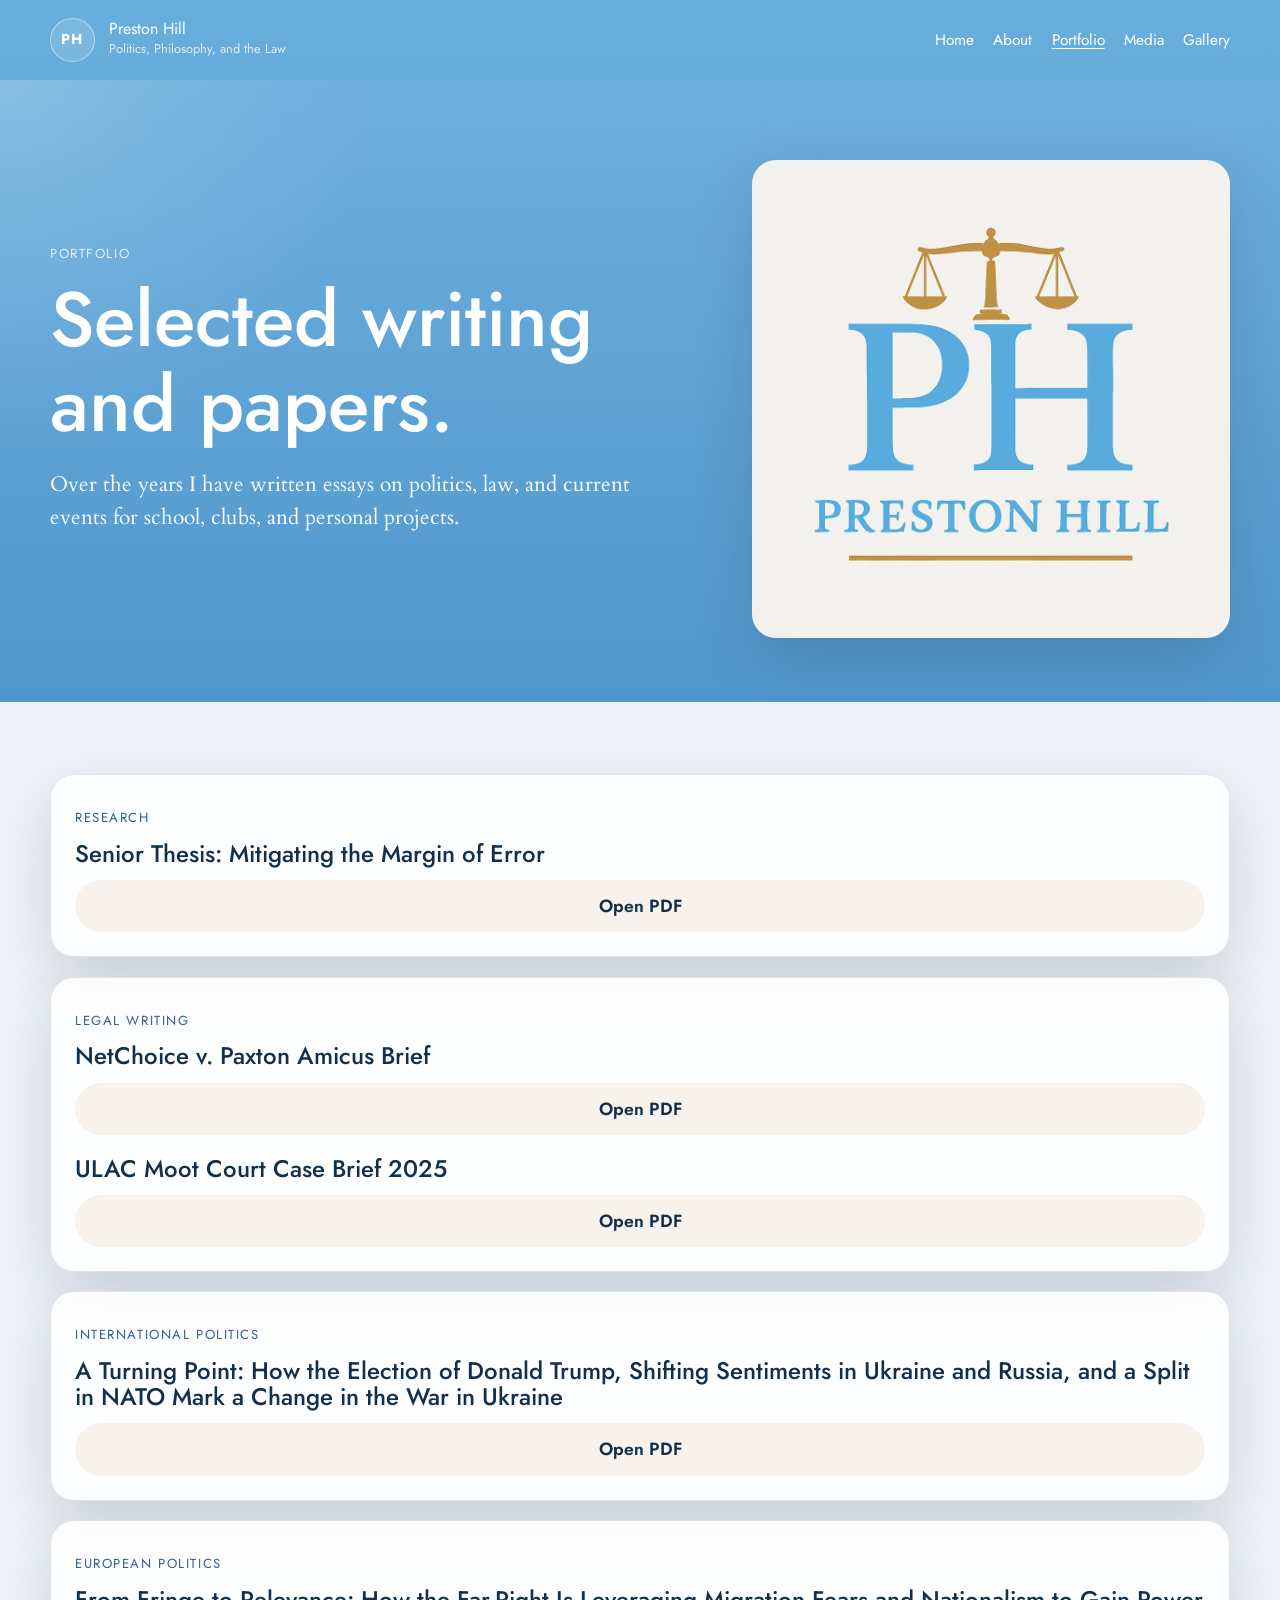
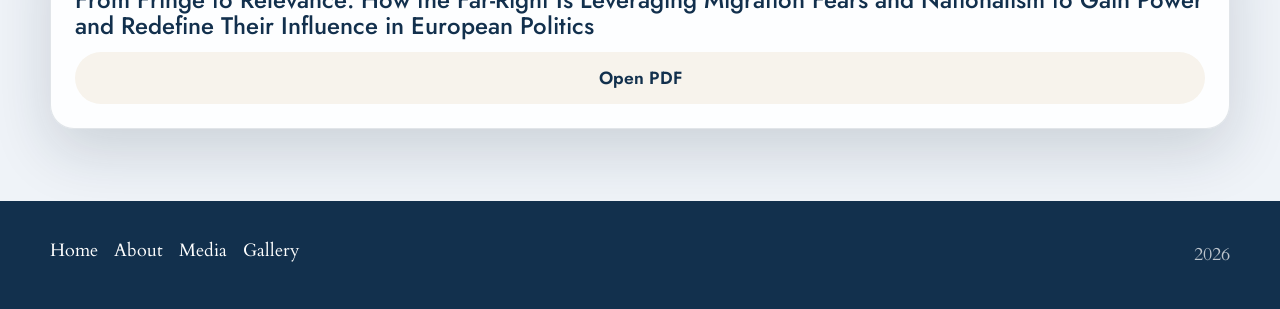
<file: portfolio.html>
<!DOCTYPE html>
<html lang="en">
  <head>
    <meta charset="UTF-8" />
    <meta name="viewport" content="width=device-width, initial-scale=1.0" />
    <title>Portfolio | Preston Hill</title>
    <meta
      name="description"
      content="Portfolio page with Preston Hill's writing samples and downloadable documents."
    />
    <link rel="preconnect" href="https://fonts.googleapis.com" />
    <link rel="preconnect" href="https://fonts.gstatic.com" crossorigin />
    <link
      href="https://fonts.googleapis.com/css2?family=Cardo:wght@400;700&family=Jost:wght@300;400;500;600;700&display=swap"
      rel="stylesheet"
    />
    <link rel="stylesheet" href="styles.css" />
    <script defer src="script.js"></script>
  </head>
  <body>
    <div class="page-shell">
      <header class="site-header">
        <div class="container header-row">
          <a class="brand" href="index.html" aria-label="Preston Hill home">
            <span class="brand-mark">PH</span>
            <span class="brand-lockup">
              <span class="brand-name">Preston Hill</span>
              <span class="brand-tag">Politics, Philosophy, and the Law</span>
            </span>
          </a>
          <button
            class="menu-toggle"
            type="button"
            aria-expanded="false"
            aria-controls="site-nav"
          >
            Menu
          </button>
          <nav id="site-nav" class="site-nav" aria-label="Primary">
            <a href="index.html">Home</a>
            <a href="about.html">About</a>
            <a class="is-current" href="portfolio.html">Portfolio</a>
            <a href="media.html">Media</a>
            <a href="gallery.html">Gallery</a>
          </nav>
        </div>
      </header>

      <main>
        <section class="hero hero-subpage">
          <div class="container split-hero">
            <div>
              <p class="eyebrow">Portfolio</p>
              <h1>Selected writing and papers.</h1>
              <p class="hero-lead">
                Over the years I have written essays on politics, law, and
                current events for school, clubs, and personal projects.
              </p>
            </div>
            <div class="image-panel">
              <img src="assets/images/site-mark.png" alt="Preston Hill logo mark" />
            </div>
          </div>
        </section>

        <section class="section">
          <div class="container document-list">
            <article class="document-card">
              <p class="document-type">Research</p>
              <h2>Senior Thesis: Mitigating the Margin of Error</h2>
              <a
                class="button button-primary"
                href="assets/docs/senior-thesis.pdf"
                >Open PDF</a
              >
            </article>

            <article class="document-card">
              <p class="document-type">Legal writing</p>
              <h2>NetChoice v. Paxton Amicus Brief</h2>
              <a
                class="button button-primary"
                href="assets/docs/netchoice-amicus-brief.pdf"
                >Open PDF</a
              >
              <p class="document-subtitle">ULAC Moot Court Case Brief 2025</p>
              <a
                class="button button-primary"
                href="assets/docs/ulac-moot-court-case-brief-2025.pdf"
                >Open PDF</a
              >
            </article>

            <article class="document-card">
              <p class="document-type">International politics</p>
              <h2>
                A Turning Point: How the Election of Donald Trump, Shifting
                Sentiments in Ukraine and Russia, and a Split in NATO Mark a
                Change in the War in Ukraine
              </h2>
              <a
                class="button button-primary"
                href="assets/docs/ukraine-essay.pdf"
                >Open PDF</a
              >
            </article>

            <article class="document-card">
              <p class="document-type">European politics</p>
              <h2>
                From Fringe to Relevance: How the Far-Right Is Leveraging
                Migration Fears and Nationalism to Gain Power and Redefine Their
                Influence in European Politics
              </h2>
              <a
                class="button button-primary"
                href="assets/docs/far-right-europe-essay.pdf"
                >Open PDF</a
              >
            </article>
          </div>
        </section>
      </main>

      <footer class="site-footer">
        <div class="container footer-row">
          <div class="footer-nav">
            <a href="index.html">Home</a>
            <a href="about.html">About</a>
            <a href="media.html">Media</a>
            <a href="gallery.html">Gallery</a>
          </div>
          <p class="footer-note"><span id="year"></span></p>
        </div>
      </footer>
    </div>
  </body>
</html>
</file>
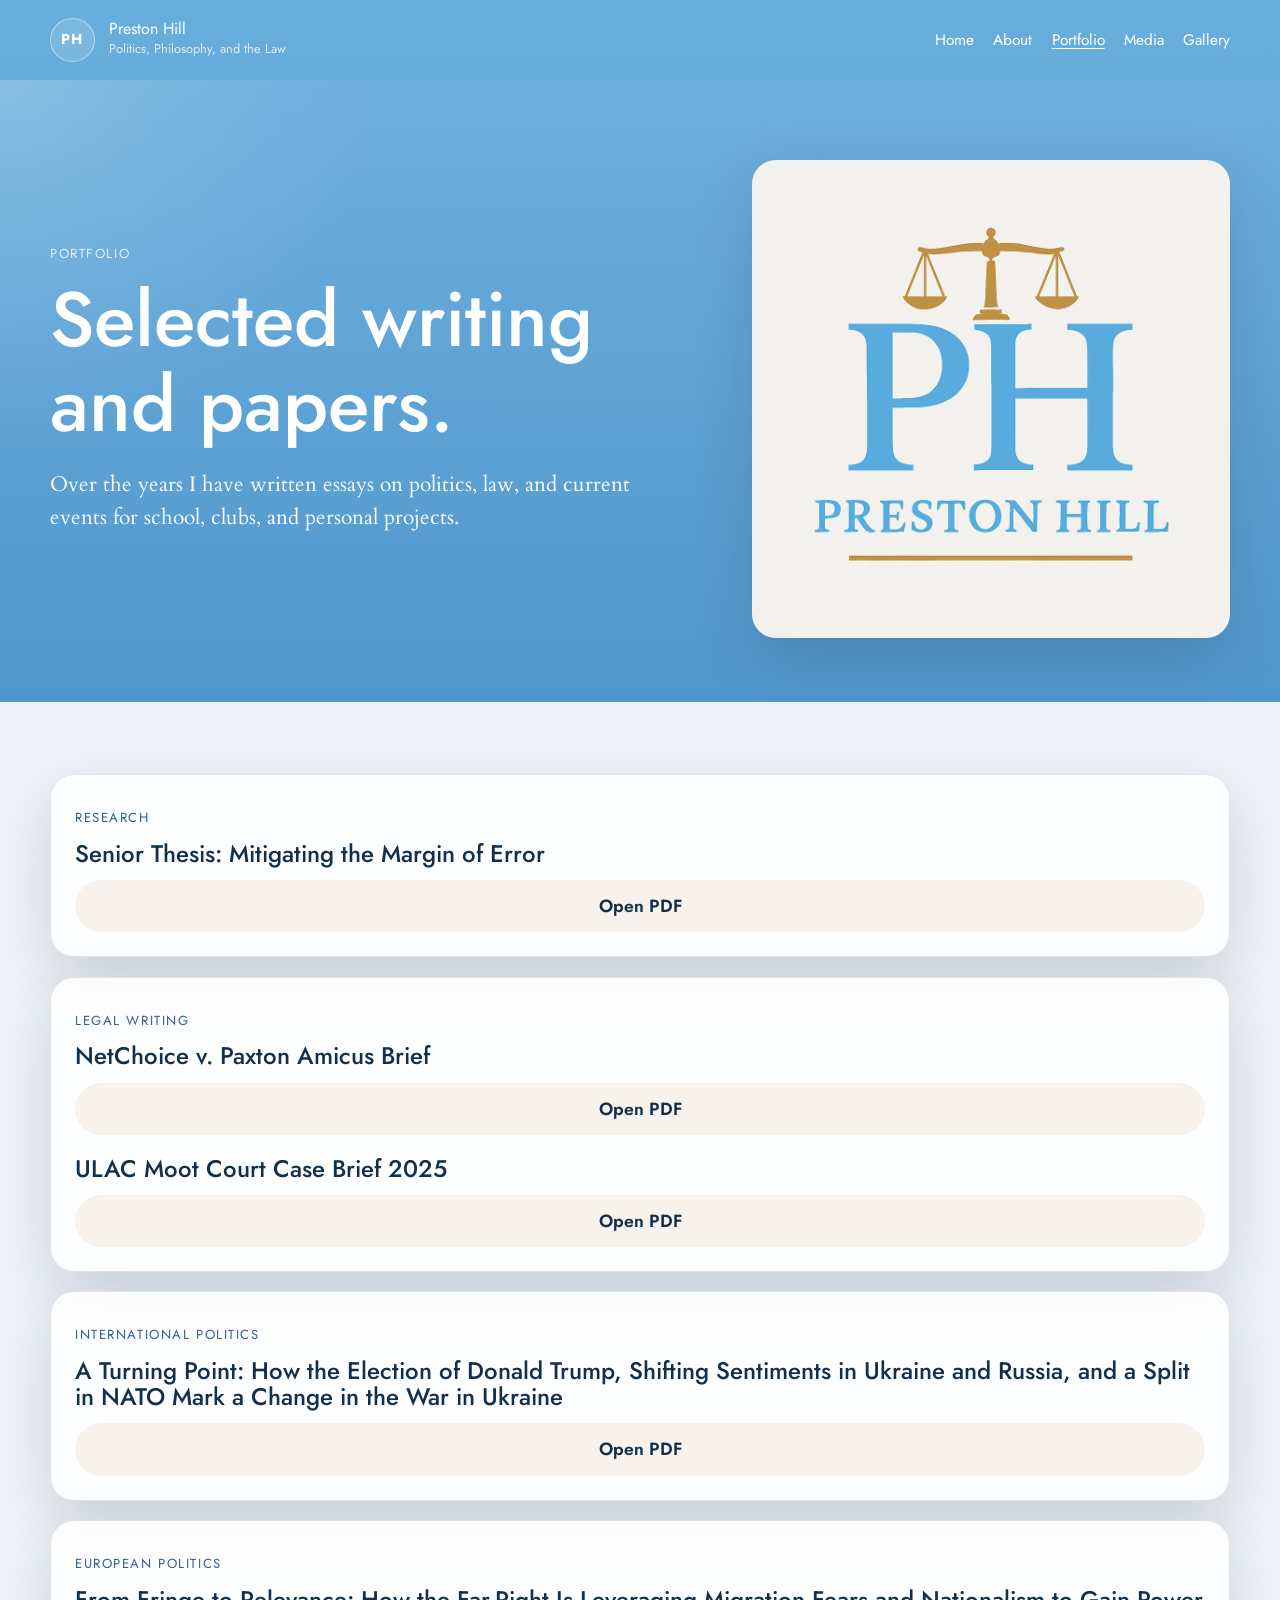
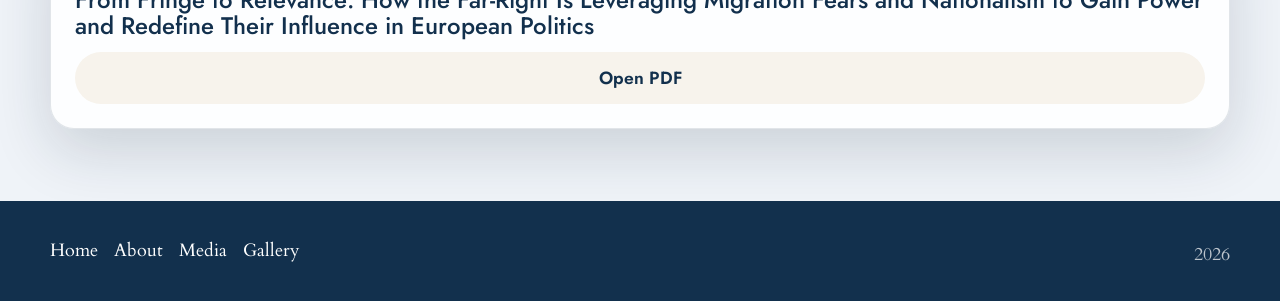
<file: writing.html>
<!DOCTYPE html>
<html lang="en">
  <head>
    <meta charset="UTF-8" />
    <meta http-equiv="refresh" content="0; url=portfolio.html" />
    <meta name="viewport" content="width=device-width, initial-scale=1.0" />
    <title>Redirecting to Portfolio</title>
    <link rel="stylesheet" href="styles.css" />
  </head>
  <body>
    <main class="section">
      <div class="container prose-layout">
        <p>Redirecting to <a href="portfolio.html">Portfolio</a>.</p>
      </div>
    </main>
  </body>
</html>
</file>
<file: styles.css>
:root {
  --blue: #5ca0d4;
  --blue-deep: #2f5f97;
  --blue-ink: #12304d;
  --paper: #f7f3ec;
  --paper-soft: #fdfbf8;
  --line: rgba(18, 48, 77, 0.12);
  --line-light: rgba(255, 255, 255, 0.26);
  --text: #112235;
  --text-soft: rgba(17, 34, 53, 0.7);
  --white-soft: rgba(255, 255, 255, 0.78);
  --shadow: 0 22px 60px rgba(16, 36, 59, 0.16);
  --radius: 24px;
  --content: 1180px;
}

*,
*::before,
*::after {
  box-sizing: border-box;
}

html {
  scroll-behavior: smooth;
}

body {
  margin: 0;
  min-width: 320px;
  background: linear-gradient(180deg, #67aedd 0%, var(--blue) 32%, #eff3f8 32%);
  color: var(--text);
  font-family: "Cardo", serif;
  font-size: 1.1rem;
  line-height: 1.6;
}

body.page-media {
  background: linear-gradient(180deg, #67aedd 0%, var(--blue) 32%, #eff3f8 32%);
}

body.page-about {
  background: linear-gradient(180deg, #67aedd 0%, var(--blue) 36%, #eff3f8 36%);
}

body.page-gallery {
  background: linear-gradient(180deg, #67aedd 0%, var(--blue) 32%, #eff3f8 32%);
}

a {
  color: inherit;
}

img {
  display: block;
  max-width: 100%;
}

.container {
  width: min(calc(100% - 2rem), var(--content));
  margin: 0 auto;
}

.site-header,
.site-footer {
  background: transparent;
}

.site-header {
  position: sticky;
  top: 0;
  z-index: 20;
  padding: 1.1rem 0;
  transition: background-color 180ms ease, backdrop-filter 180ms ease,
    box-shadow 180ms ease;
}

.site-header.is-scrolled {
  background: rgba(47, 95, 151, 0.92);
  backdrop-filter: blur(12px);
  box-shadow: 0 10px 30px rgba(18, 48, 77, 0.18);
}

.header-row,
.footer-row {
  display: flex;
  align-items: center;
  justify-content: space-between;
  gap: 1.25rem;
}

.brand,
.site-nav,
.menu-toggle,
.button,
.eyebrow,
.footer-title,
.media-outlet,
.document-type,
.detail-role {
  font-family: "Jost", sans-serif;
}

.brand {
  display: inline-flex;
  align-items: center;
  gap: 0.9rem;
  color: #fff;
  text-decoration: none;
}

.brand-mark {
  display: grid;
  place-items: center;
  width: 2.8rem;
  height: 2.8rem;
  border-radius: 999px;
  border: 1px solid rgba(255, 255, 255, 0.44);
  background: rgba(255, 255, 255, 0.14);
  font-size: 0.9rem;
  font-weight: 700;
  letter-spacing: 0.08em;
}

.brand-lockup {
  display: grid;
  gap: 0.15rem;
}

.brand-name {
  font-size: 1rem;
  line-height: 1;
}

.brand-tag {
  color: var(--white-soft);
  font-size: 0.8rem;
}

.site-nav {
  display: flex;
  flex-wrap: wrap;
  gap: 1.2rem;
  font-size: 0.96rem;
}

.site-nav a,
.footer-nav a {
  color: #fff;
  text-decoration: none;
}

.site-nav a.is-current,
.site-nav a:hover,
.footer-nav a:hover {
  text-decoration: underline;
  text-underline-offset: 0.2em;
}

.menu-toggle {
  display: none;
  border: 1px solid rgba(255, 255, 255, 0.28);
  background: rgba(255, 255, 255, 0.08);
  color: #fff;
  padding: 0.75rem 1rem;
  border-radius: 10px;
  font-size: 1rem;
}

.hero,
.section,
.site-footer {
  position: relative;
}

.hero {
  padding: 5rem 0 4rem;
  color: #fff;
}

.hero-home {
  background:
    radial-gradient(circle at top left, rgba(255, 255, 255, 0.24), transparent 32%),
    linear-gradient(135deg, rgba(47, 95, 151, 0.18), rgba(47, 95, 151, 0.48)),
    linear-gradient(180deg, #74b8e4 0%, var(--blue) 100%);
}

.hero-subpage {
  background:
    radial-gradient(circle at top left, rgba(255, 255, 255, 0.18), transparent 26%),
    linear-gradient(180deg, #6dafdd 0%, #5097cd 100%);
}

.hero-media {
  padding-bottom: 2.5rem;
  background: transparent;
  color: #fff;
}

.hero-grid,
.split-hero {
  display: grid;
  grid-template-columns: minmax(0, 1.05fr) minmax(280px, 0.75fr);
  gap: 2rem;
  align-items: center;
}

.page-media .split-hero {
  grid-template-columns: minmax(0, 0.95fr) minmax(340px, 0.85fr);
}

.hero-copy h1,
.split-hero h1,
.section-heading h2,
.summary-card h3,
.role-card h3,
.page-link-card strong,
.detail-card h3,
.campaign-card h3,
.document-card h2,
.media-card strong {
  margin: 0;
  font-family: "Jost", sans-serif;
  font-weight: 500;
  line-height: 1.1;
}

.hero-copy h1,
.split-hero h1 {
  font-size: clamp(2.8rem, 6vw, 5.2rem);
}

.eyebrow,
.footer-title,
.media-outlet,
.document-type,
.detail-role {
  margin: 0 0 0.9rem;
  font-size: 0.82rem;
  letter-spacing: 0.12em;
  text-transform: uppercase;
}

.eyebrow {
  color: rgba(255, 255, 255, 0.78);
}

.hero-lead,
.hero-quote,
.quote-source {
  max-width: 40rem;
}

.hero-lead {
  font-size: 1.3rem;
}

.hero-quote {
  margin-top: 1.2rem;
  font-size: 1.4rem;
}

.hero-actions {
  display: flex;
  flex-wrap: wrap;
  gap: 1rem;
  margin-top: 2rem;
}

.button {
  display: inline-flex;
  align-items: center;
  justify-content: center;
  min-height: 3rem;
  padding: 0.75rem 1.1rem;
  border-radius: 999px;
  text-decoration: none;
  font-weight: 600;
}

.button-primary {
  background: var(--paper);
  color: var(--blue-ink);
}

.button-secondary {
  border: 1px solid rgba(255, 255, 255, 0.34);
  background: rgba(255, 255, 255, 0.08);
  color: #fff;
}

.hero-panel,
.image-panel,
.portrait-panel {
  border-radius: var(--radius);
  overflow: hidden;
  box-shadow: var(--shadow);
}

.headline-panel {
  color: #fff;
}

.page-media .headline-panel .eyebrow {
  color: rgba(255, 255, 255, 0.78);
}

.page-media .headline-panel .hero-lead {
  color: #fff;
}

.hero-panel img,
.image-panel img,
.portrait-panel img {
  width: 100%;
  height: 100%;
  object-fit: cover;
}

.section {
  padding: 4.5rem 0;
}

.section-alt {
  background: linear-gradient(180deg, rgba(255, 255, 255, 0.52), rgba(255, 255, 255, 0.92));
}

.home-overview {
  margin-top: 1.5rem;
  padding-top: 6rem;
  background: #eff3f8;
}

.home-overview .summary-card {
  border: 1px solid rgba(255, 255, 255, 0.18);
  background: linear-gradient(180deg, #68addc 0%, #4f96cc 100%);
  color: #fff;
}

.home-overview .summary-card h3,
.home-overview .summary-card li {
  color: #fff;
}

.home-overview .summary-card ul {
  padding-left: 1.1rem;
}

.page-media .section,
.page-media .section-alt {
  background: transparent;
}

.page-media .media-intro {
  margin-top: -1.5rem;
  padding-top: 2rem;
  padding-bottom: 4rem;
  background:
    radial-gradient(circle at top left, rgba(255, 255, 255, 0.14), transparent 30%),
    linear-gradient(180deg, #68addc 0%, #4f96cc 100%);
  color: #fff;
}

.page-media .media-intro .prose-layout {
  max-width: 54rem;
}

.page-about .about-intro {
  margin-top: -1.5rem;
  padding-top: 2rem;
  padding-bottom: 4rem;
  background:
    radial-gradient(circle at top left, rgba(255, 255, 255, 0.14), transparent 30%),
    linear-gradient(180deg, #68addc 0%, #4f96cc 100%);
  color: #fff;
}

.page-gallery .gallery-intro {
  margin-top: -1.5rem;
  padding-top: 2rem;
  padding-bottom: 4rem;
  background:
    radial-gradient(circle at top left, rgba(255, 255, 255, 0.14), transparent 30%),
    linear-gradient(180deg, #68addc 0%, #4f96cc 100%);
  color: #fff;
}

.section-heading {
  margin-bottom: 2rem;
}

.section-heading .eyebrow,
.footer-title,
.media-outlet,
.document-type,
.detail-role {
  color: var(--blue-deep);
}

.section-heading h2 {
  font-size: clamp(2rem, 4vw, 3.1rem);
  color: var(--blue-ink);
}

.summary-grid,
.leadership-list,
.page-links,
.detail-grid,
.campaign-grid,
.gallery-grid {
  display: grid;
  gap: 1.25rem;
}

.summary-grid,
.leadership-list,
.detail-grid,
.campaign-grid {
  grid-template-columns: repeat(3, minmax(0, 1fr));
}

.summary-card,
.role-card,
.page-link-card,
.detail-card,
.campaign-card,
.document-card,
.media-card,
.gallery-card {
  border: 1px solid var(--line);
  border-radius: var(--radius);
  background: rgba(255, 255, 255, 0.88);
  box-shadow: var(--shadow);
}

.summary-card,
.role-card,
.detail-card,
.document-card,
.media-card {
  padding: 1.5rem;
}

.summary-card ul,
.campaign-card ul {
  margin: 1rem 0 0;
  padding-left: 1.2rem;
}

.summary-card li,
.campaign-card li {
  margin-bottom: 0.5rem;
}

.campaign-card ul {
  list-style: none;
  padding-left: 0;
}

.quote-band {
  padding: 2.4rem;
  border: 1px solid rgba(255, 255, 255, 0.32);
  border-radius: var(--radius);
  background: linear-gradient(135deg, rgba(47, 95, 151, 0.92), rgba(92, 160, 212, 0.92));
  color: #fff;
  box-shadow: var(--shadow);
}

.quote-band blockquote {
  margin: 0;
  font-size: clamp(1.5rem, 2vw, 2rem);
  line-height: 1.45;
}

.quote-source {
  margin: 1.2rem 0 0;
  color: rgba(255, 255, 255, 0.78);
}

.role-card p,
.detail-card p,
.document-card p,
.footer-note {
  margin: 0.5rem 0 0;
}

.page-links {
  grid-template-columns: repeat(2, minmax(0, 1fr));
}

.page-link-card {
  display: grid;
  gap: 0.35rem;
  padding: 1.6rem;
  color: var(--blue-ink);
  text-decoration: none;
}

.page-link-card span {
  color: var(--text-soft);
  font-family: "Jost", sans-serif;
  font-size: 0.88rem;
  letter-spacing: 0.08em;
  text-transform: uppercase;
}

.page-link-card strong {
  font-size: 1.35rem;
}

.prose-layout {
  display: grid;
  gap: 1.3rem;
  max-width: 48rem;
}

.prose-layout p {
  margin: 0;
  font-size: 1.18rem;
}

.detail-grid {
  grid-template-columns: repeat(2, minmax(0, 1fr));
}

.detail-card h3,
.campaign-card h3,
.document-card h2 {
  font-size: 1.5rem;
  color: var(--blue-ink);
}

.campaign-card {
  overflow: hidden;
}

.campaign-card img {
  width: 100%;
  aspect-ratio: 4 / 4.4;
  object-fit: cover;
}

.campaign-card h3,
.campaign-card ul {
  padding-left: 1.4rem;
  padding-right: 1.4rem;
}

.campaign-card h3 {
  padding-top: 1.25rem;
}

.campaign-card ul {
  padding-bottom: 1.5rem;
}

.document-list {
  display: grid;
  gap: 1.2rem;
}

.document-card {
  display: grid;
  gap: 0.8rem;
}

.document-subtitle {
  margin: 0.4rem 0 0;
  font-family: "Jost", sans-serif;
  font-size: 1.5rem;
  font-weight: 500;
  color: var(--blue-ink);
  line-height: 1.1;
}

.media-grid {
  display: grid;
  grid-template-columns: repeat(3, minmax(0, 1fr));
  gap: 1.25rem;
}

.media-card {
  display: grid;
  gap: 0.9rem;
  color: var(--blue-ink);
  text-decoration: none;
}

.media-card img {
  width: 100%;
  aspect-ratio: 16 / 10;
  object-fit: cover;
  border-radius: 18px;
}

.media-card img.media-image-top {
  object-position: top center;
}

.media-card strong {
  font-size: 1.22rem;
}

.gallery-grid {
  grid-template-columns: repeat(3, minmax(0, 1fr));
}

.gallery-card {
  overflow: hidden;
}

.gallery-card img {
  width: 100%;
  aspect-ratio: 4 / 5;
  object-fit: cover;
}

.gallery-card figcaption {
  padding: 1rem 1rem 1.2rem;
  font-family: "Jost", sans-serif;
  font-size: 0.96rem;
  color: var(--blue-ink);
}

.site-footer {
  padding: 2rem 0 2.5rem;
  background: var(--blue-ink);
  color: #fff;
}

.footer-nav {
  display: flex;
  flex-wrap: wrap;
  gap: 1rem;
}

.footer-note {
  color: rgba(255, 255, 255, 0.72);
}

@media (max-width: 980px) {
  .hero-grid,
  .split-hero,
  .summary-grid,
  .leadership-list,
  .page-links,
  .detail-grid,
  .campaign-grid,
  .media-grid,
  .gallery-grid {
    grid-template-columns: 1fr 1fr;
  }

  .hero-grid,
  .split-hero {
    grid-template-columns: 1fr;
  }
}

@media (max-width: 760px) {
  body {
    background: linear-gradient(180deg, #67aedd 0%, var(--blue) 24%, #eff3f8 24%);
  }

  .menu-toggle {
    display: inline-flex;
  }

  .site-nav {
    position: absolute;
    top: calc(100% + 0.5rem);
    right: 1rem;
    left: 1rem;
    display: none;
    flex-direction: column;
    padding: 1rem;
    border-radius: 18px;
    background: rgba(47, 95, 151, 0.98);
    box-shadow: var(--shadow);
  }

  .site-nav.is-open {
    display: flex;
  }

  .hero,
  .section {
    padding: 3.5rem 0;
  }

  .summary-grid,
  .leadership-list,
  .page-links,
  .detail-grid,
  .campaign-grid,
  .media-grid,
  .gallery-grid {
    grid-template-columns: 1fr;
  }

  .quote-band,
  .summary-card,
  .role-card,
  .page-link-card,
  .detail-card,
  .document-card,
  .media-card {
    padding: 1.2rem;
  }

  .header-row,
  .footer-row {
    align-items: flex-start;
  }

  .footer-row {
    flex-direction: column;
  }
}
</file>
